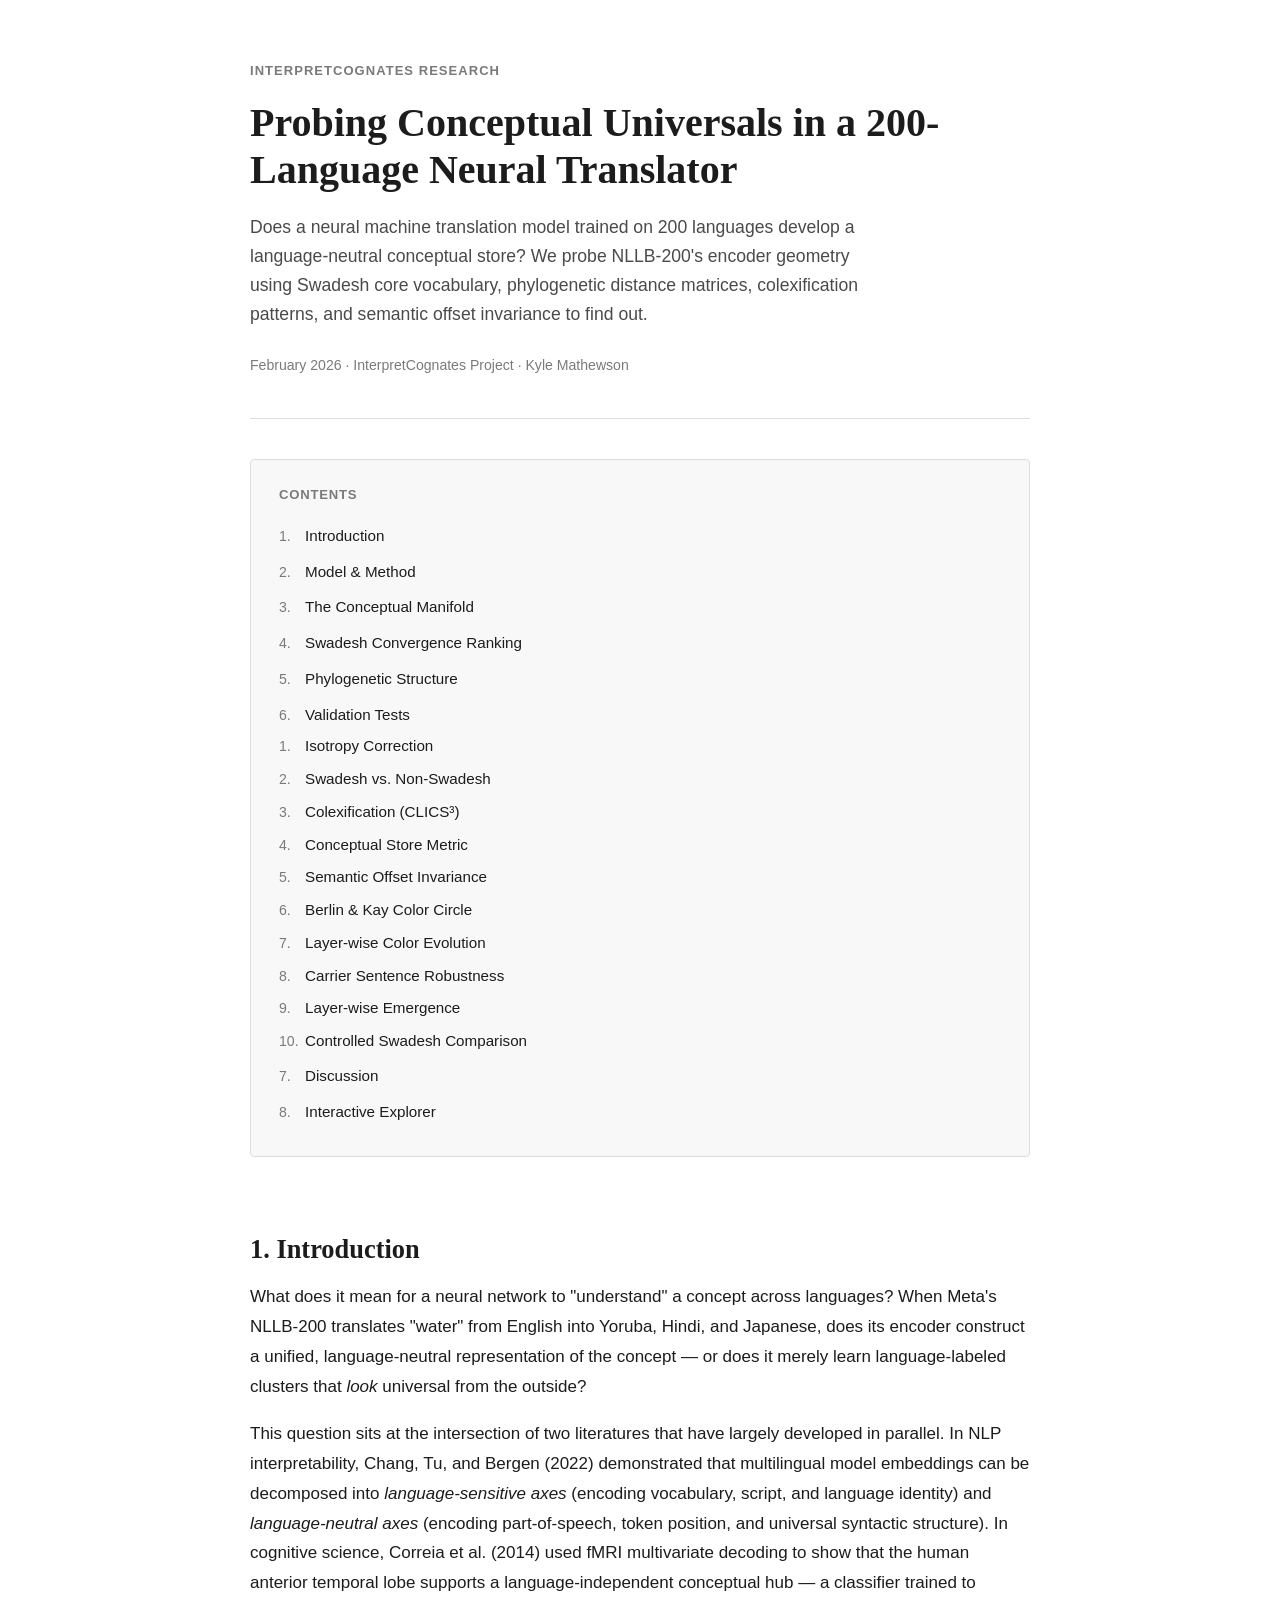
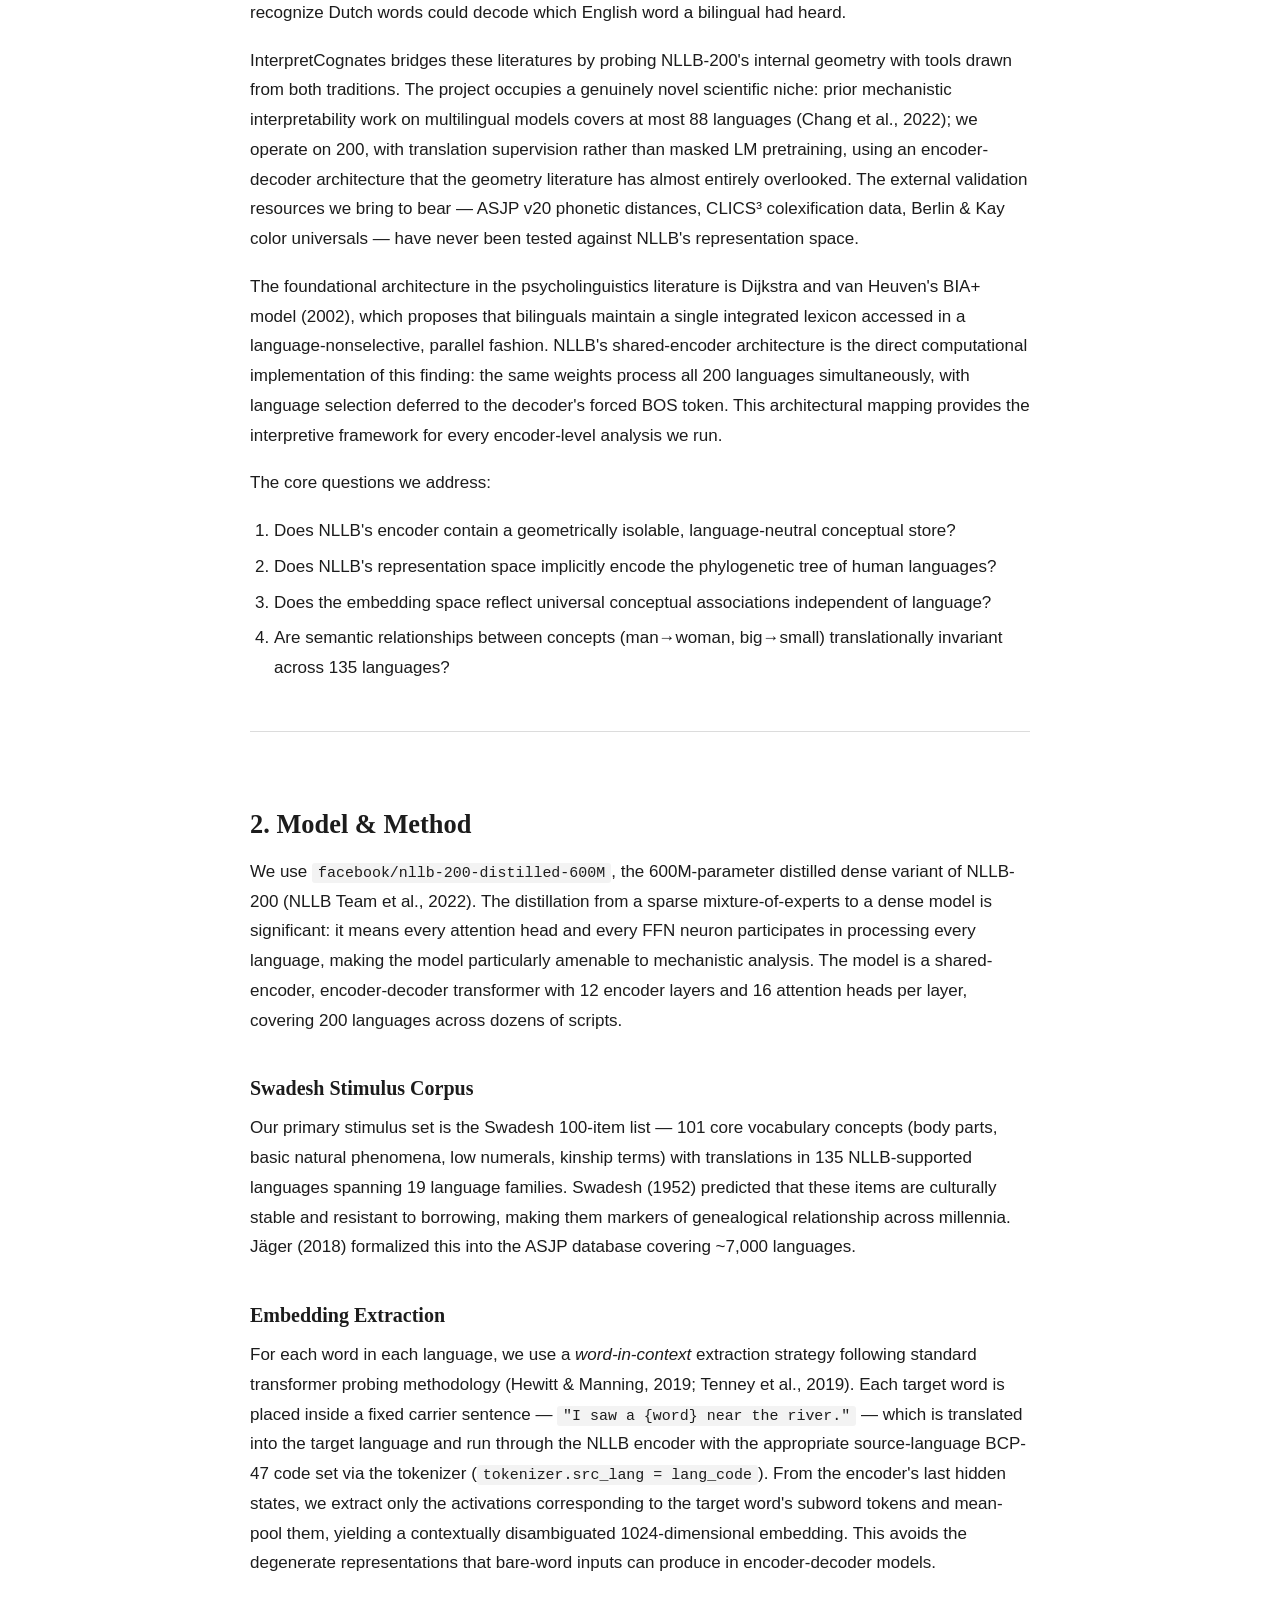
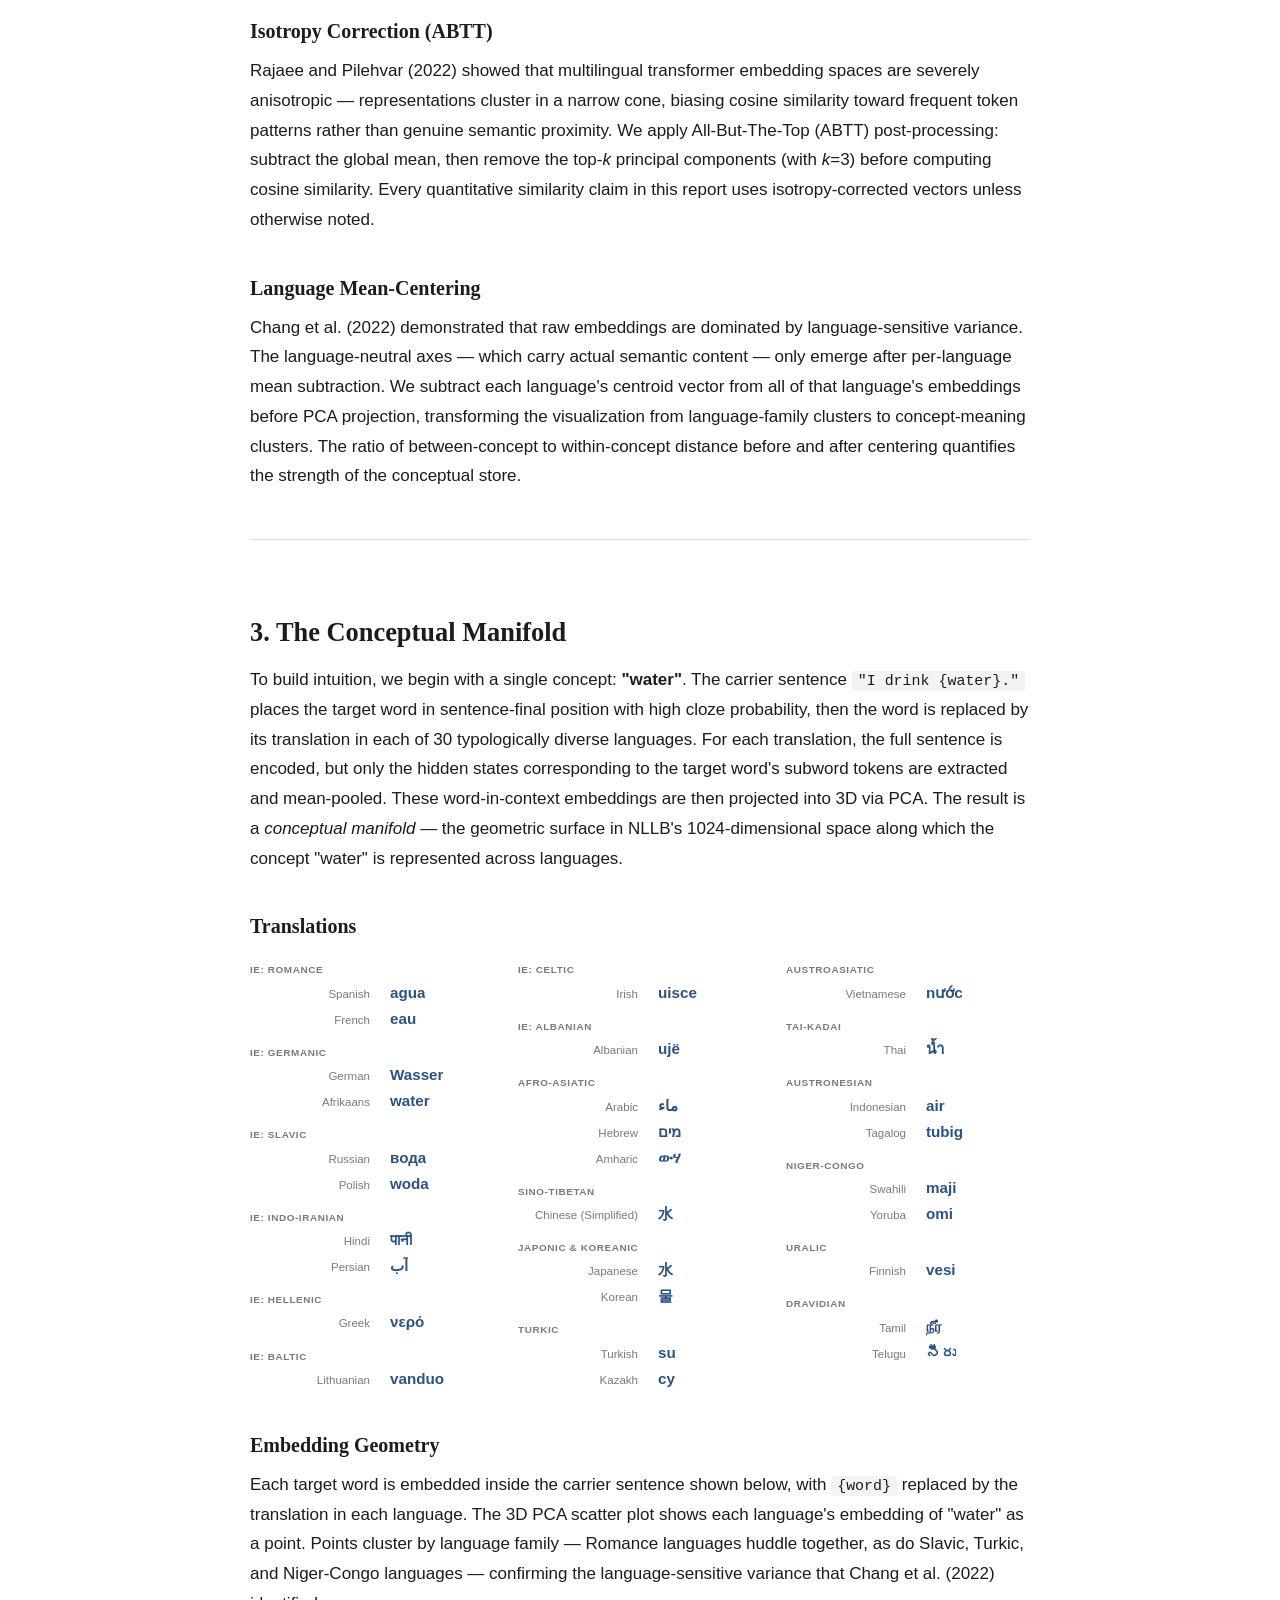
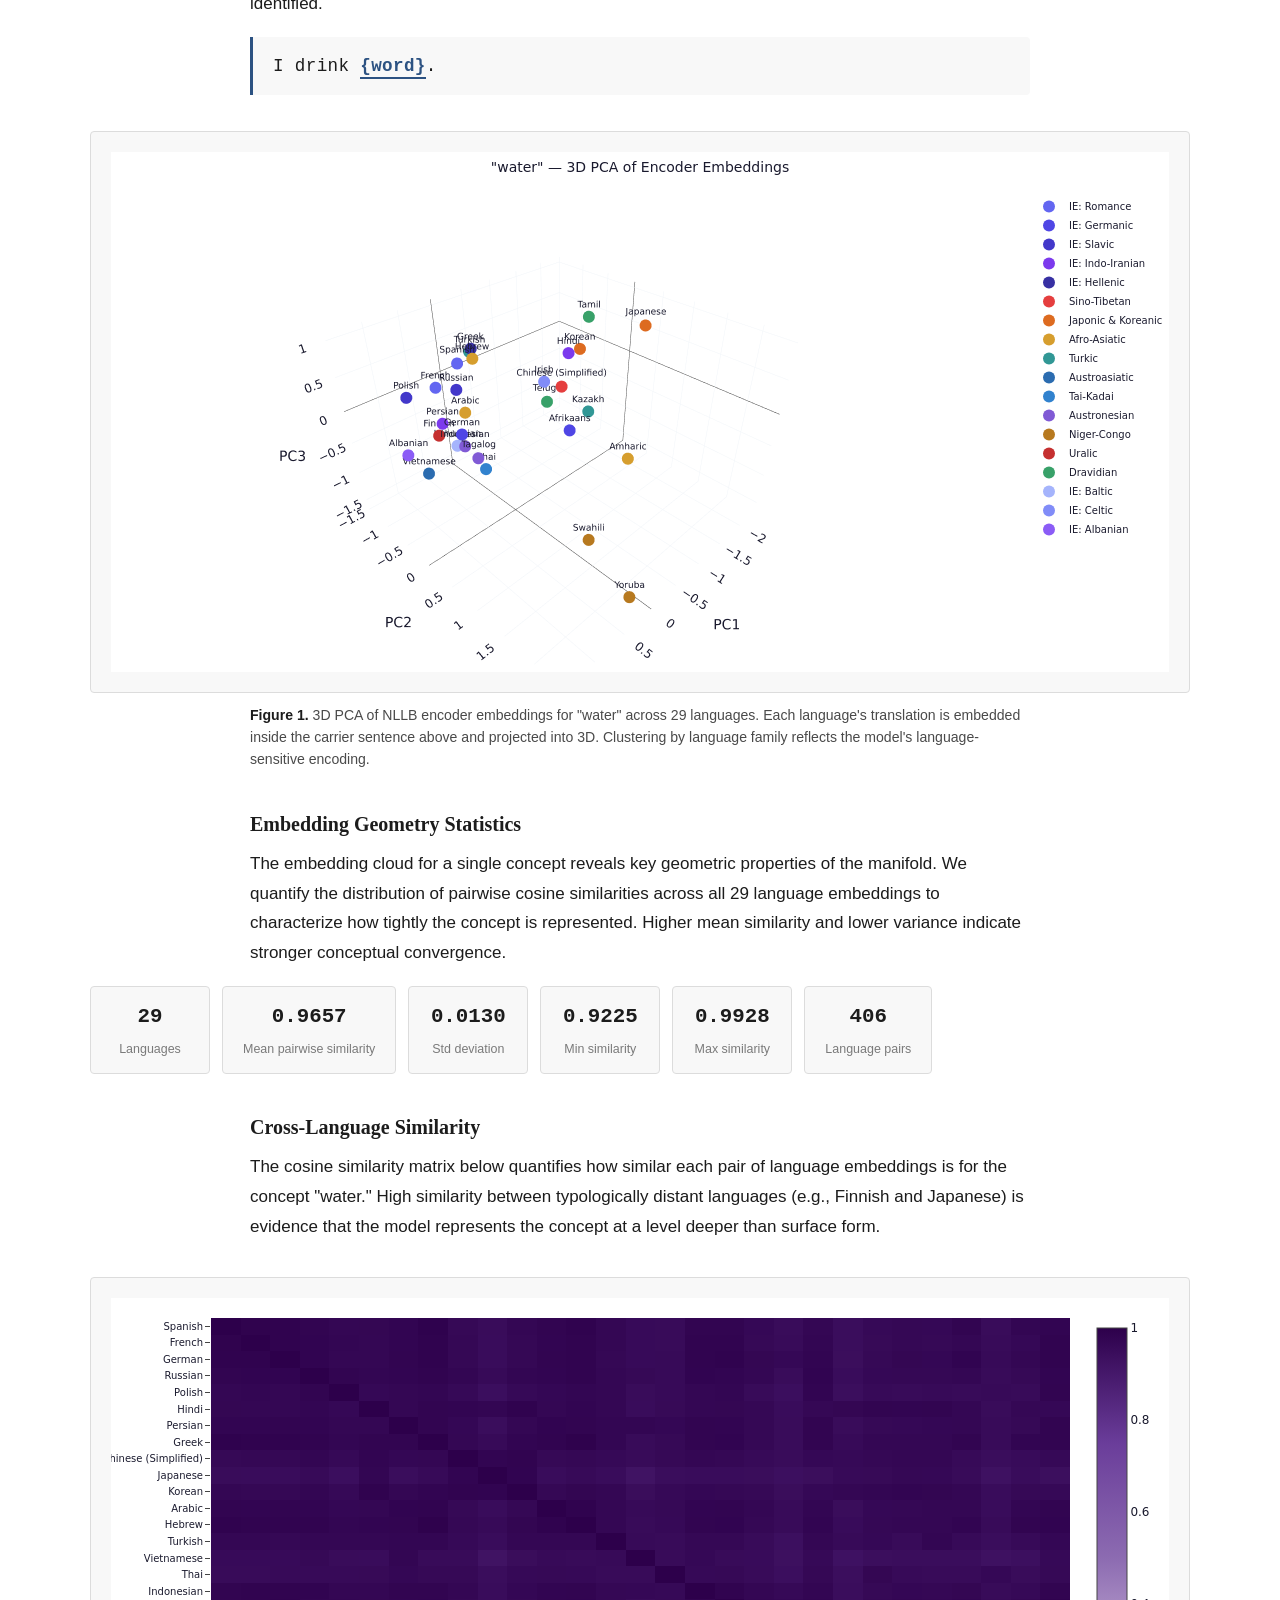
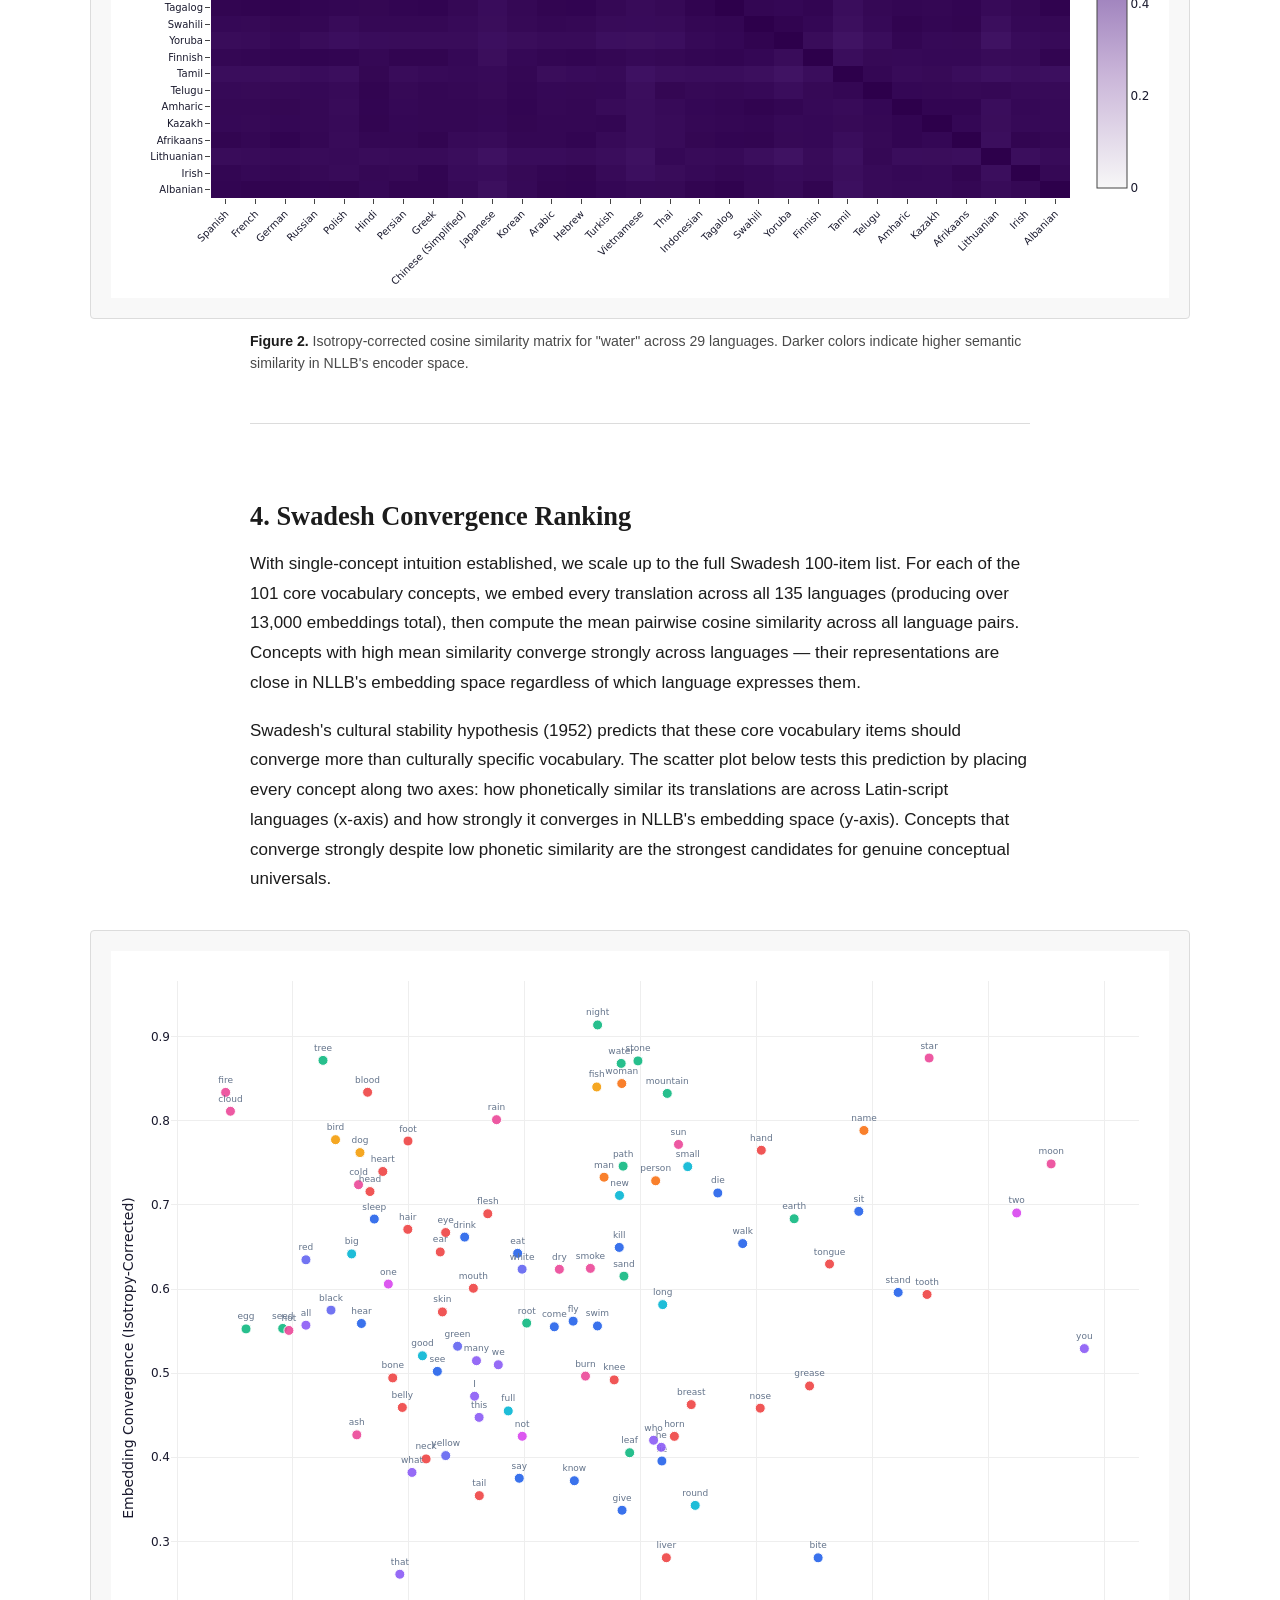
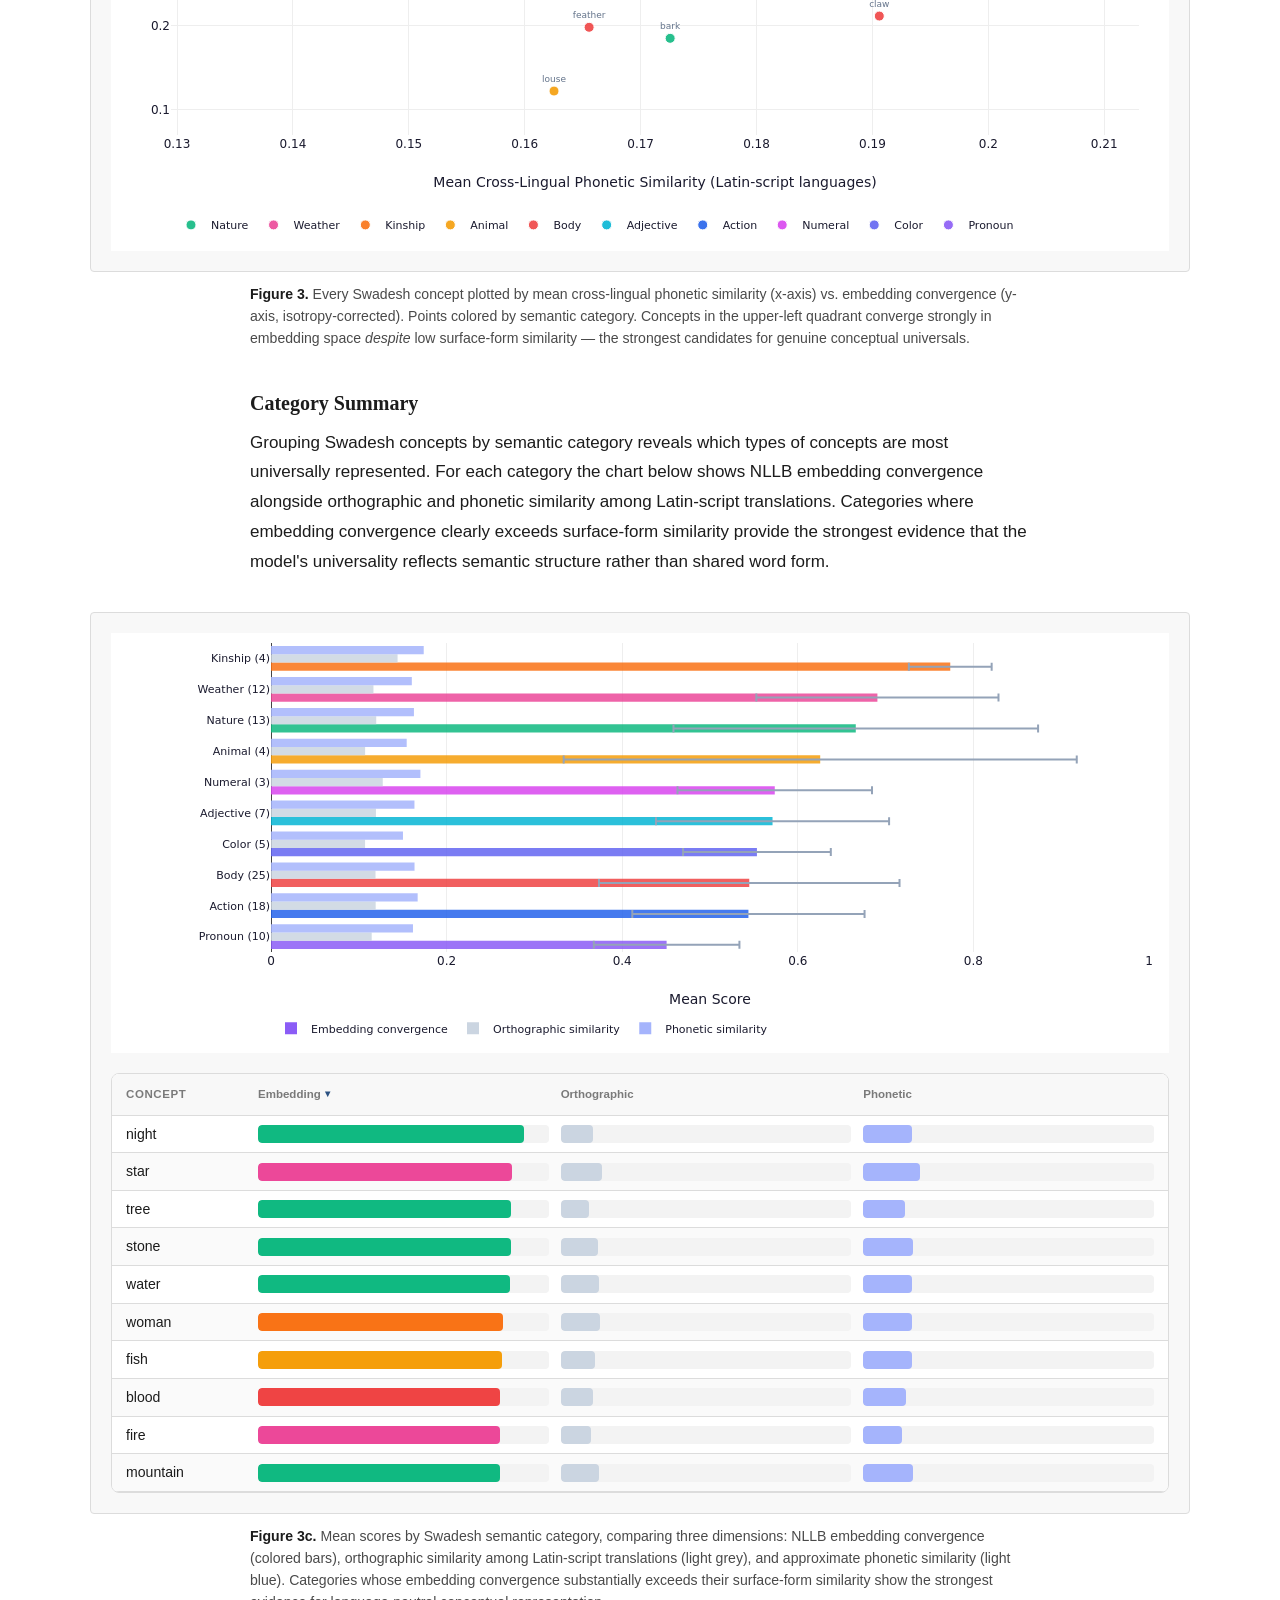
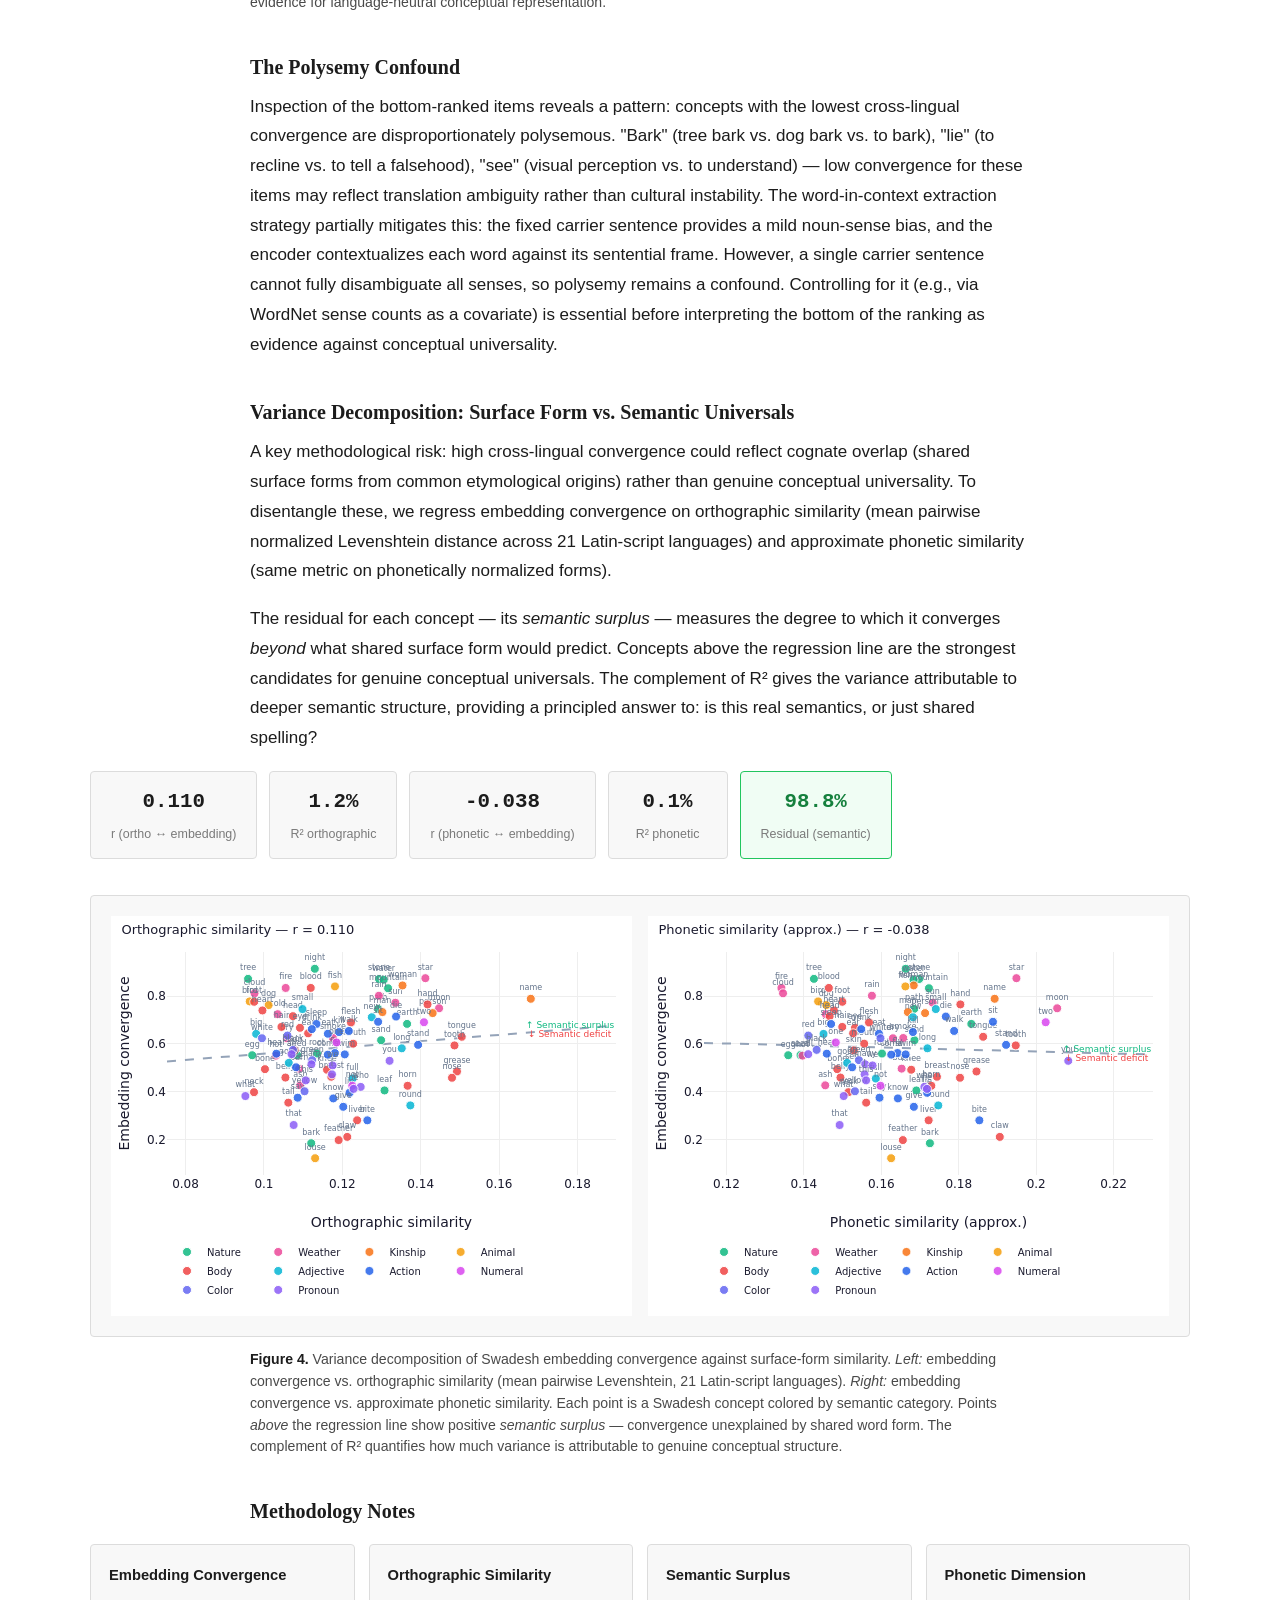
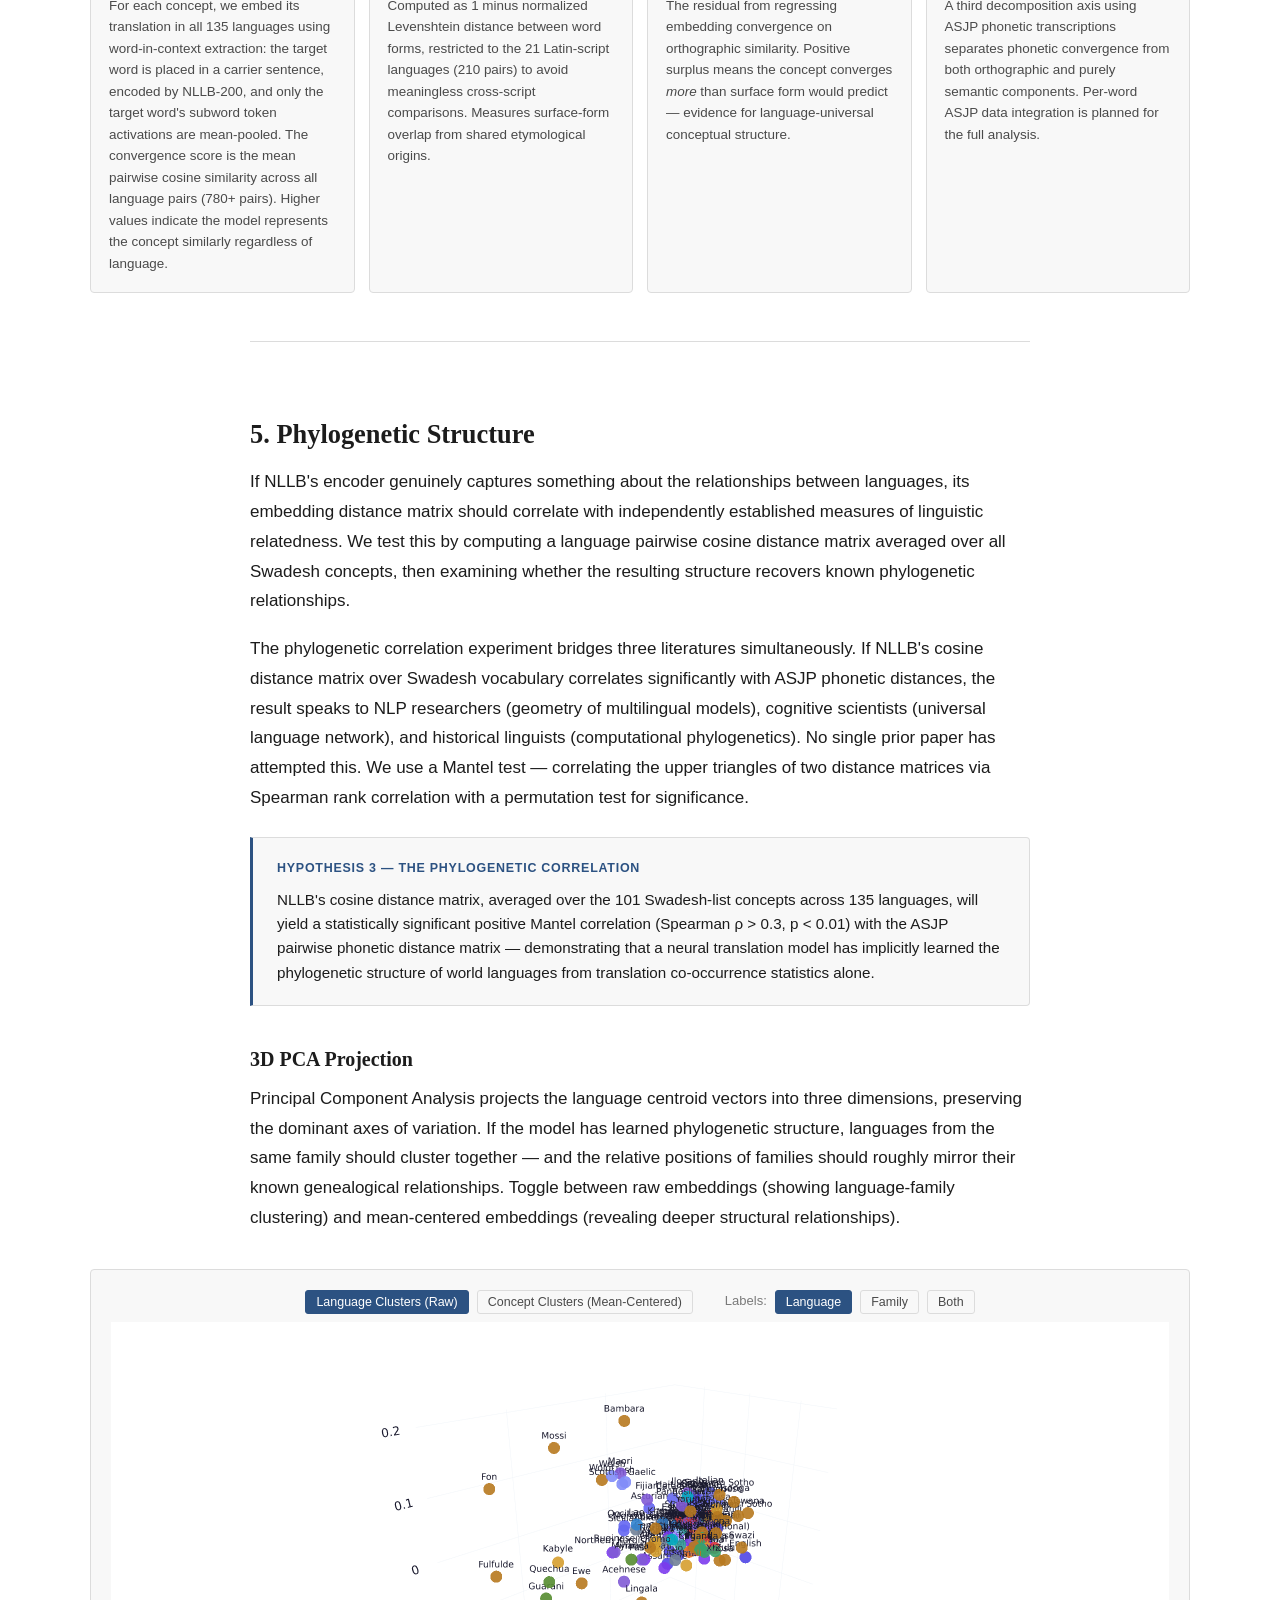
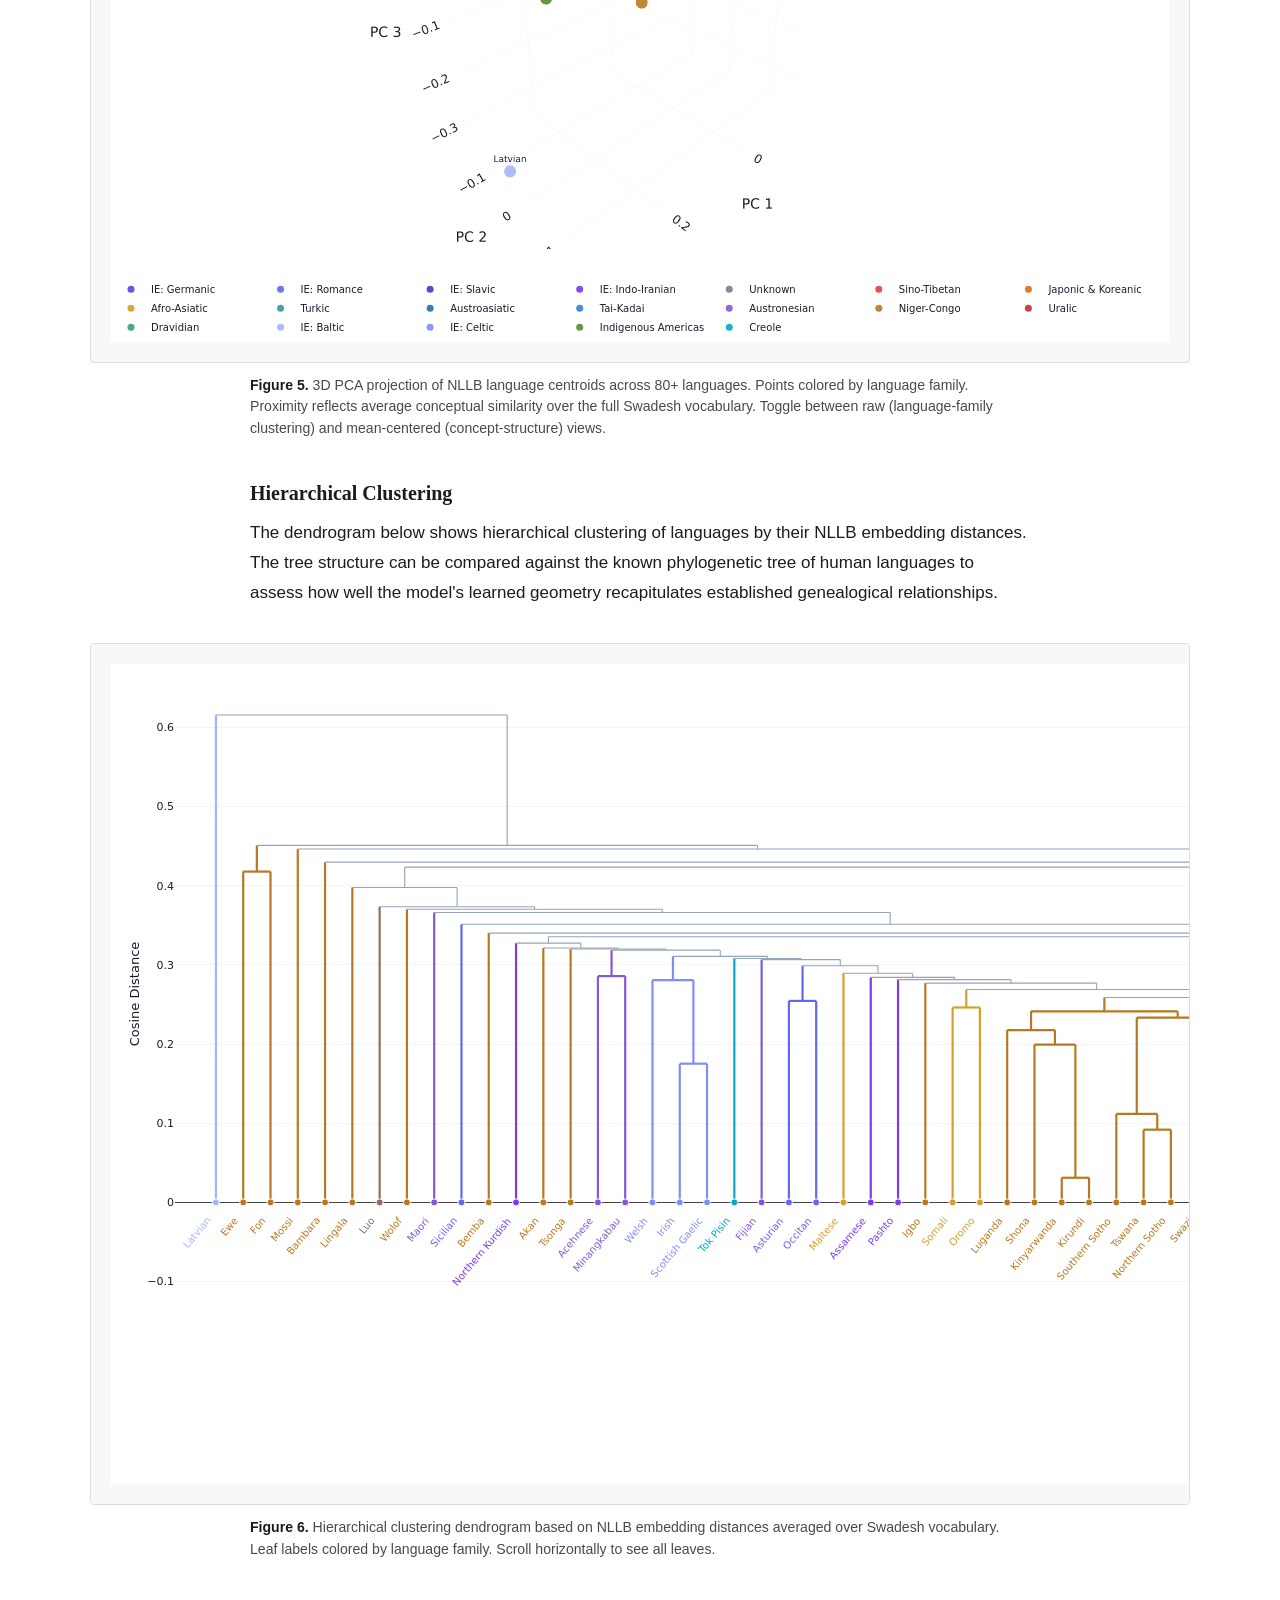
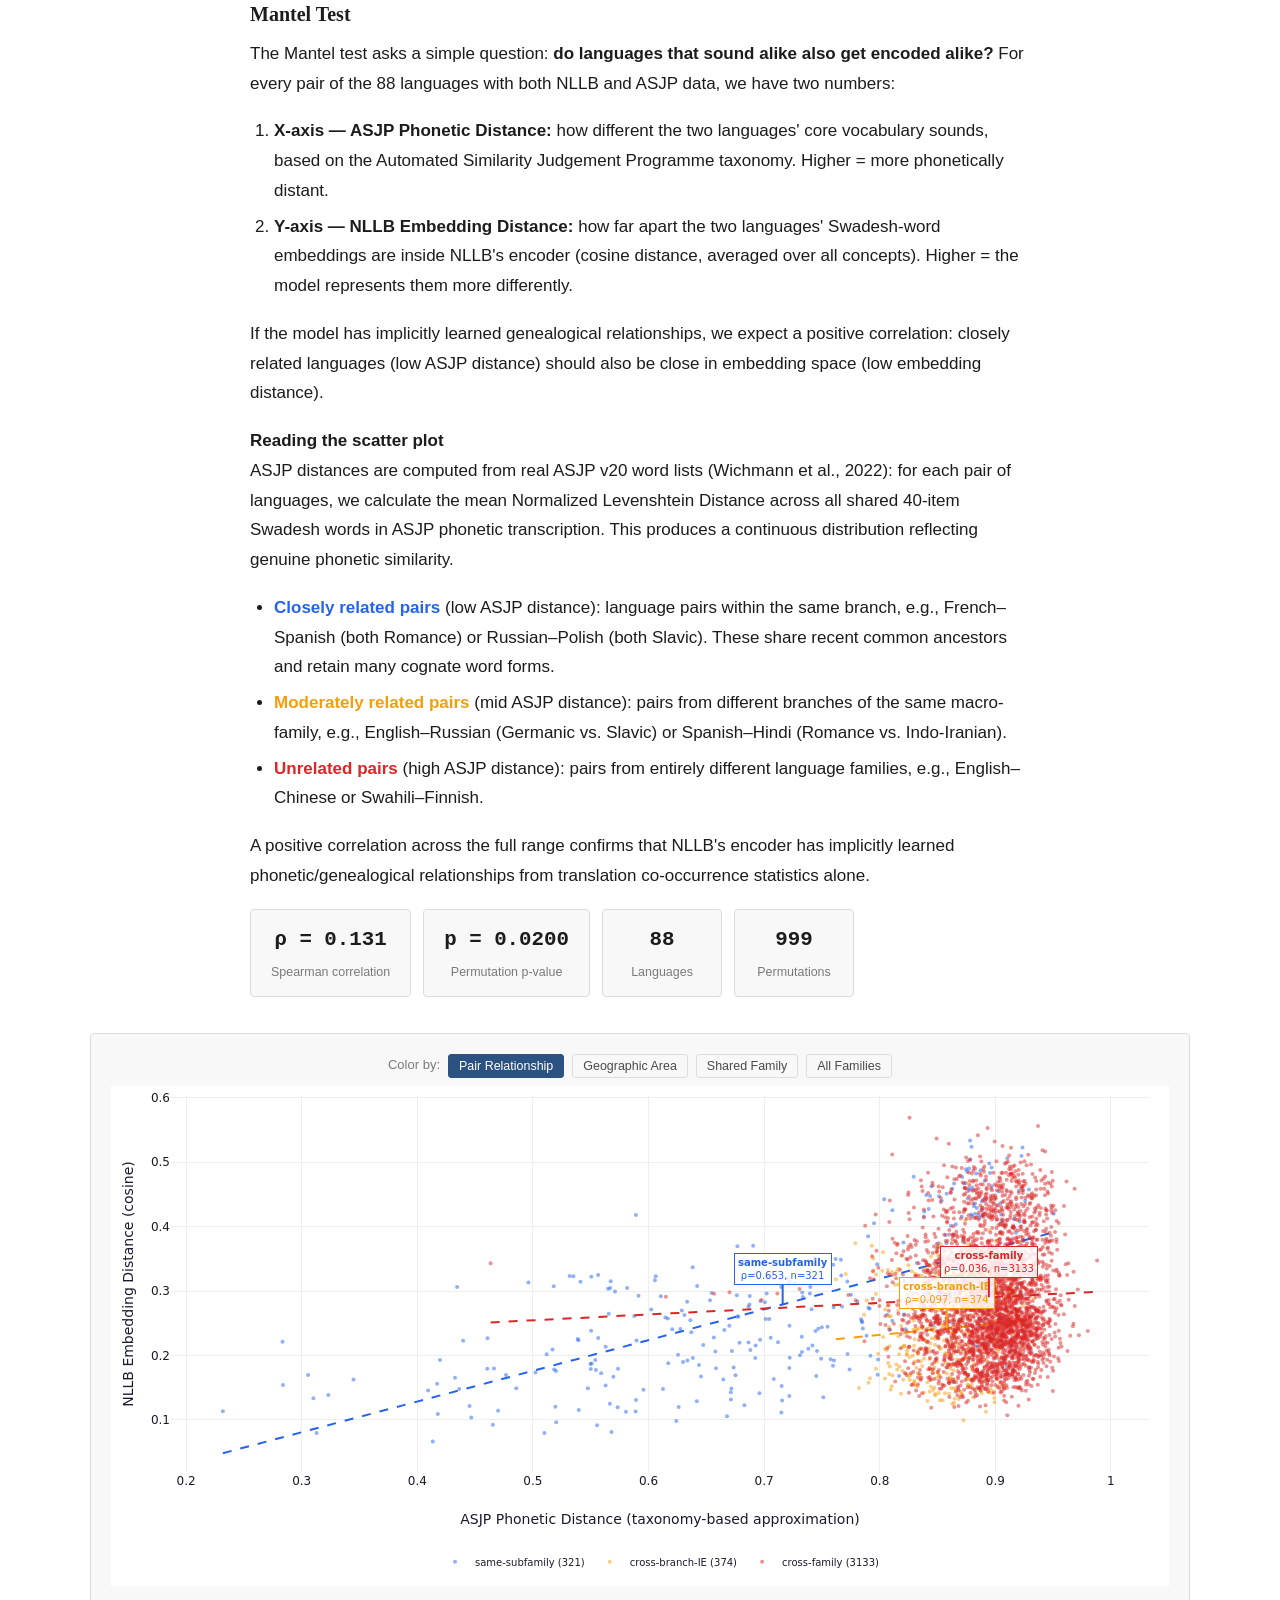
<file: DANE-globe_graph/InterpretCognates/docs/index.html>
<!doctype html>
<html lang="en">
<head>
  <meta charset="UTF-8" />
  <meta name="viewport" content="width=device-width, initial-scale=1.0" />
  <title>InterpretCognates — Probing Conceptual Universals in a 200-Language Neural Translator</title>
  <link rel="stylesheet" href="blog.css" />
  <script src="https://cdn.plot.ly/plotly-2.35.2.min.js"></script>
</head>
<body>
<article class="article">

  <!-- ════════════════════════════════════════════════════════════ -->
  <!-- HEADER                                                      -->
  <!-- ════════════════════════════════════════════════════════════ -->
  <header class="article-header">
    <div class="overline">InterpretCognates Research</div>
    <h1>Probing Conceptual Universals in a 200-Language Neural Translator</h1>
    <p class="subtitle">
      Does a neural machine translation model trained on 200 languages develop a
      language-neutral conceptual store? We probe NLLB-200's encoder geometry using
      Swadesh core vocabulary, phylogenetic distance matrices, colexification patterns,
      and semantic offset invariance to find out.
    </p>
    <p class="meta">February 2026 &middot; InterpretCognates Project &middot; Kyle Mathewson</p>
  </header>

  <!-- ════════════════════════════════════════════════════════════ -->
  <!-- TABLE OF CONTENTS                                           -->
  <!-- ════════════════════════════════════════════════════════════ -->
  <nav class="toc">
    <h2>Contents</h2>
    <ol>
      <li><a href="#introduction">Introduction</a></li>
      <li><a href="#model-method">Model &amp; Method</a></li>
      <li><a href="#conceptual-manifold">The Conceptual Manifold</a></li>
      <li><a href="#swadesh-convergence">Swadesh Convergence Ranking</a></li>
      <li><a href="#phylogenetic">Phylogenetic Structure</a></li>
      <li><a href="#validation">Validation Tests</a>
        <ol style="margin-top:4px;font-size:0.9em">
          <li><a href="#val-isotropy">Isotropy Correction</a></li>
          <li><a href="#val-comparison">Swadesh vs. Non-Swadesh</a></li>
          <li><a href="#val-colexification">Colexification (CLICS&sup3;)</a></li>
          <li><a href="#val-conceptual-store">Conceptual Store Metric</a></li>
          <li><a href="#val-offset">Semantic Offset Invariance</a></li>
          <li><a href="#val-color">Berlin &amp; Kay Color Circle</a></li>
          <li><a href="#val-color-layers">Layer-wise Color Evolution</a></li>
          <li><a href="#val-carrier">Carrier Sentence Robustness</a></li>
          <li><a href="#val-layerwise">Layer-wise Emergence</a></li>
          <li><a href="#val-controlled">Controlled Swadesh Comparison</a></li>
        </ol>
      </li>
      <li><a href="#discussion">Discussion</a></li>
      <li><a href="#explorer">Interactive Explorer</a></li>
    </ol>
  </nav>

  <!-- ════════════════════════════════════════════════════════════ -->
  <!-- 1. INTRODUCTION                                             -->
  <!-- ════════════════════════════════════════════════════════════ -->
  <section class="prose" id="introduction">
    <h2>1. Introduction</h2>

    <p>
      What does it mean for a neural network to "understand" a concept across languages?
      When Meta's NLLB-200 translates "water" from English into Yoruba, Hindi, and Japanese,
      does its encoder construct a unified, language-neutral representation of the concept &mdash;
      or does it merely learn language-labeled clusters that <em>look</em> universal from the outside?
    </p>

    <p>
      This question sits at the intersection of two literatures that have largely developed in parallel.
      In NLP interpretability, Chang, Tu, and Bergen (2022) demonstrated that multilingual model embeddings
      can be decomposed into <em>language-sensitive axes</em> (encoding vocabulary, script, and language identity)
      and <em>language-neutral axes</em> (encoding part-of-speech, token position, and universal syntactic structure).
      In cognitive science, Correia et al. (2014) used fMRI multivariate decoding to show that the human
      anterior temporal lobe supports a language-independent conceptual hub &mdash; a classifier trained
      to recognize Dutch words could decode which English word a bilingual had heard.
    </p>

    <p>
      InterpretCognates bridges these literatures by probing NLLB-200's internal geometry with tools
      drawn from both traditions. The project occupies a genuinely novel scientific niche: prior
      mechanistic interpretability work on multilingual models covers at most 88 languages (Chang et al., 2022);
      we operate on 200, with translation supervision rather than masked LM pretraining, using an
      encoder-decoder architecture that the geometry literature has almost entirely overlooked. The
      external validation resources we bring to bear &mdash; ASJP v20 phonetic distances, CLICS&sup3;
      colexification data, Berlin &amp; Kay color universals &mdash; have never been tested against
      NLLB's representation space.
    </p>

    <p>
      The foundational architecture in the psycholinguistics literature is Dijkstra and van Heuven's
      BIA+ model (2002), which proposes that bilinguals maintain a single integrated lexicon accessed
      in a language-nonselective, parallel fashion. NLLB's shared-encoder architecture is the direct
      computational implementation of this finding: the same weights process all 200 languages
      simultaneously, with language selection deferred to the decoder's forced BOS token. This
      architectural mapping provides the interpretive framework for every encoder-level analysis we run.
    </p>

    <p>The core questions we address:</p>
    <ol>
      <li>Does NLLB's encoder contain a geometrically isolable, language-neutral conceptual store?</li>
      <li>Does NLLB's representation space implicitly encode the phylogenetic tree of human languages?</li>
      <li>Does the embedding space reflect universal conceptual associations independent of language?</li>
      <li>Are semantic relationships between concepts (man&rarr;woman, big&rarr;small) translationally invariant across 135 languages?</li>
    </ol>
  </section>

  <hr class="section-divider" />

  <!-- ════════════════════════════════════════════════════════════ -->
  <!-- 2. MODEL & METHOD                                           -->
  <!-- ════════════════════════════════════════════════════════════ -->
  <section class="prose" id="model-method">
    <h2>2. Model &amp; Method</h2>

    <p>
      We use <code>facebook/nllb-200-distilled-600M</code>, the 600M-parameter distilled dense variant of NLLB-200
      (NLLB Team et al., 2022). The distillation from a sparse mixture-of-experts to a dense model is significant:
      it means every attention head and every FFN neuron participates in processing every language, making the model
      particularly amenable to mechanistic analysis. The model is a shared-encoder, encoder-decoder transformer
      with 12 encoder layers and 16 attention heads per layer, covering 200 languages across dozens of scripts.
    </p>

    <h3>Swadesh Stimulus Corpus</h3>
    <p>
      Our primary stimulus set is the Swadesh 100-item list &mdash; 101 core vocabulary concepts
      (body parts, basic natural phenomena, low numerals, kinship terms) with translations in 135
      NLLB-supported languages spanning 19 language families. Swadesh (1952) predicted that these
      items are culturally stable and resistant to borrowing, making them markers of genealogical
      relationship across millennia. J&auml;ger (2018) formalized this into the ASJP database
      covering ~7,000 languages.
    </p>

    <h3>Embedding Extraction</h3>
    <p>
      For each word in each language, we use a <em>word-in-context</em> extraction strategy
      following standard transformer probing methodology (Hewitt &amp; Manning, 2019; Tenney et al., 2019).
      Each target word is placed inside a fixed carrier sentence &mdash;
      <code>"I saw a {word} near the river."</code> &mdash; which is translated into the target language
      and run through the NLLB encoder with the appropriate source-language BCP-47 code set
      via the tokenizer (<code>tokenizer.src_lang = lang_code</code>). From the encoder's last hidden
      states, we extract only the activations corresponding to the target word's subword tokens and
      mean-pool them, yielding a contextually disambiguated 1024-dimensional embedding. This avoids
      the degenerate representations that bare-word inputs can produce in encoder-decoder models.
    </p>

    <h3>Isotropy Correction (ABTT)</h3>
    <p>
      Rajaee and Pilehvar (2022) showed that multilingual transformer embedding spaces are severely
      anisotropic &mdash; representations cluster in a narrow cone, biasing cosine similarity toward
      frequent token patterns rather than genuine semantic proximity. We apply All-But-The-Top (ABTT)
      post-processing: subtract the global mean, then remove the top-<em>k</em> principal components
      (with <em>k</em>=3) before computing cosine similarity. Every quantitative similarity claim
      in this report uses isotropy-corrected vectors unless otherwise noted.
    </p>

    <h3>Language Mean-Centering</h3>
    <p>
      Chang et al. (2022) demonstrated that raw embeddings are dominated by language-sensitive variance.
      The language-neutral axes &mdash; which carry actual semantic content &mdash; only emerge after
      per-language mean subtraction. We subtract each language's centroid vector from all of that
      language's embeddings before PCA projection, transforming the visualization from language-family
      clusters to concept-meaning clusters. The ratio of between-concept to within-concept distance
      before and after centering quantifies the strength of the conceptual store.
    </p>
  </section>

  <hr class="section-divider" />

  <!-- ════════════════════════════════════════════════════════════ -->
  <!-- 3. THE CONCEPTUAL MANIFOLD                                  -->
  <!-- ════════════════════════════════════════════════════════════ -->
  <section class="prose" id="conceptual-manifold">
    <h2>3. The Conceptual Manifold</h2>

    <p>
      To build intuition, we begin with a single concept: <strong>"water"</strong>. The carrier
      sentence <code>"I drink {water}."</code> places the target word in sentence-final position
      with high cloze probability, then the word is replaced by its translation in each of 30
      typologically diverse languages. For each translation, the full sentence is encoded, but
      only the hidden states corresponding to the target word's subword tokens are extracted and
      mean-pooled. These word-in-context embeddings are then projected into 3D via PCA. The result
      is a <em>conceptual manifold</em> &mdash; the geometric surface in NLLB's 1024-dimensional
      space along which the concept "water" is represented across languages.
    </p>

    <h3>Translations</h3>
    <div id="sampleTranslations" class="translation-grid">
      <div class="loading-placeholder"><span class="spinner"></span> Loading pre-computed data&hellip;</div>
    </div>

    <h3>Embedding Geometry</h3>
    <p>
      Each target word is embedded inside the carrier sentence shown below, with
      <code>{word}</code> replaced by the translation in each language.
      The 3D PCA scatter plot shows each language's embedding of "water" as a point.
      Points cluster by language family &mdash; Romance languages huddle together, as do
      Slavic, Turkic, and Niger-Congo languages &mdash; confirming the language-sensitive
      variance that Chang et al. (2022) identified.
    </p>
    <div id="carrierSentence" class="carrier-sentence"></div>
  </section>

  <div class="figure">
    <div class="figure-inner">
      <div id="scatterRaw" class="chart">
        <div class="loading-placeholder"><span class="spinner"></span> Loading&hellip;</div>
      </div>
    </div>
    <p class="figure-caption">
      <strong>Figure 1.</strong> 3D PCA of NLLB encoder embeddings for "water" across 29 languages.
      Each language's translation is embedded inside the carrier sentence above and projected into 3D.
      Clustering by language family reflects the model's language-sensitive encoding.
    </p>
  </div>

  <section class="prose">
    <h3>Embedding Geometry Statistics</h3>
    <p>
      The embedding cloud for a single concept reveals key geometric properties of the manifold.
      We quantify the distribution of pairwise cosine similarities across all 29 language embeddings
      to characterize how tightly the concept is represented. Higher mean similarity and lower
      variance indicate stronger conceptual convergence.
    </p>
  </section>

  <div id="manifoldStats" class="stat-row" style="max-width:var(--figure-col);margin:8px auto 24px">
    <div class="loading-placeholder" style="min-height:auto;padding:12px"><span class="spinner"></span> Loading&hellip;</div>
  </div>

  <section class="prose">
    <h3>Cross-Language Similarity</h3>
    <p>
      The cosine similarity matrix below quantifies how similar each pair of language embeddings
      is for the concept "water." High similarity between typologically distant languages (e.g.,
      Finnish and Japanese) is evidence that the model represents the concept at a level deeper
      than surface form.
    </p>
  </section>

  <div class="figure">
    <div class="figure-inner">
      <div id="similarityHeatmap" class="chart">
        <div class="loading-placeholder"><span class="spinner"></span> Loading&hellip;</div>
      </div>
    </div>
    <p class="figure-caption">
      <strong>Figure 2.</strong> Isotropy-corrected cosine similarity matrix for "water" across 29 languages.
      Darker colors indicate higher semantic similarity in NLLB's encoder space.
    </p>
  </div>

  <hr class="section-divider" />

  <!-- ════════════════════════════════════════════════════════════ -->
  <!-- 4. SWADESH CONVERGENCE RANKING                              -->
  <!-- ════════════════════════════════════════════════════════════ -->
  <section class="prose" id="swadesh-convergence">
    <h2>4. Swadesh Convergence Ranking</h2>

    <p>
      With single-concept intuition established, we scale up to the full Swadesh 100-item list.
      For each of the 101 core vocabulary concepts, we embed every translation across all 135
      languages (producing over 13,000 embeddings total), then compute the mean pairwise cosine similarity
      across all language pairs. Concepts with high mean similarity converge strongly across
      languages &mdash; their representations are close in NLLB's embedding space regardless of
      which language expresses them.
    </p>

    <p>
      Swadesh's cultural stability hypothesis (1952) predicts that these core vocabulary items
      should converge more than culturally specific vocabulary. The scatter plot below tests this
      prediction by placing every concept along two axes: how phonetically similar its translations
      are across Latin-script languages (x-axis) and how strongly it converges in NLLB's embedding
      space (y-axis). Concepts that converge strongly despite low phonetic similarity are the
      strongest candidates for genuine conceptual universals.
    </p>
  </section>

  <div class="figure">
    <div class="figure-inner convergence-scatter-outer">
      <div id="convergenceScatter" class="chart convergence-scatter-chart">
        <div class="loading-placeholder"><span class="spinner"></span> Loading&hellip;</div>
      </div>
    </div>
    <p class="figure-caption">
      <strong>Figure 3.</strong> Every Swadesh concept plotted by mean cross-lingual phonetic
      similarity (x-axis) vs. embedding convergence (y-axis, isotropy-corrected).
      Points colored by semantic category. Concepts in the upper-left quadrant converge
      strongly in embedding space <em>despite</em> low surface-form similarity &mdash; the
      strongest candidates for genuine conceptual universals.
    </p>
  </div>

  <section class="prose">
    <h3>Category Summary</h3>
    <p>
      Grouping Swadesh concepts by semantic category reveals which types of concepts
      are most universally represented. For each category the chart below shows NLLB
      embedding convergence alongside orthographic and phonetic similarity among Latin-script
      translations. Categories where embedding convergence clearly exceeds surface-form
      similarity provide the strongest evidence that the model's universality reflects
      semantic structure rather than shared word form.
    </p>
  </section>

  <div class="figure">
    <div class="figure-inner">
      <div id="categorySummary" class="chart chart-medium">
        <div class="loading-placeholder"><span class="spinner"></span> Loading&hellip;</div>
      </div>
      <div id="categorySummaryAllItems" class="figure-3c-scroll" aria-label="All tested items">
        <div class="loading-placeholder"><span class="spinner"></span> Loading&hellip;</div>
      </div>
    </div>
    <p class="figure-caption">
      <strong>Figure 3c.</strong> Mean scores by Swadesh semantic category, comparing three
      dimensions: NLLB embedding convergence (colored bars), orthographic similarity among
      Latin-script translations (light grey), and approximate phonetic similarity (light blue).
      Categories whose embedding convergence substantially exceeds their surface-form similarity
      show the strongest evidence for language-neutral conceptual representation.
    </p>
  </div>

  <section class="prose">
    <h3>The Polysemy Confound</h3>
    <p>
      Inspection of the bottom-ranked items reveals a pattern: concepts with the lowest cross-lingual
      convergence are disproportionately polysemous. "Bark" (tree bark vs. dog bark vs. to bark),
      "lie" (to recline vs. to tell a falsehood), "see" (visual perception vs. to understand) &mdash;
      low convergence for these items may reflect translation ambiguity rather than cultural instability.
      The word-in-context extraction strategy partially mitigates this: the fixed carrier sentence
      provides a mild noun-sense bias, and the encoder contextualizes each word against its sentential
      frame. However, a single carrier sentence cannot fully disambiguate all senses, so polysemy
      remains a confound. Controlling for it (e.g., via WordNet sense counts as a covariate) is
      essential before interpreting the bottom of the ranking as evidence against conceptual universality.
    </p>

    <h3>Variance Decomposition: Surface Form vs. Semantic Universals</h3>
    <p>
      A key methodological risk: high cross-lingual convergence could reflect cognate overlap
      (shared surface forms from common etymological origins) rather than genuine conceptual
      universality. To disentangle these, we regress embedding convergence on orthographic
      similarity (mean pairwise normalized Levenshtein distance across 21 Latin-script languages)
      and approximate phonetic similarity (same metric on phonetically normalized forms).
    </p>
    <p>
      The residual for each concept &mdash; its <em>semantic surplus</em> &mdash; measures
      the degree to which it converges <em>beyond</em> what shared surface form would predict.
      Concepts above the regression line are the strongest candidates for genuine conceptual
      universals. The complement of R&sup2; gives the variance attributable to deeper semantic
      structure, providing a principled answer to: is this real semantics, or just shared spelling?
    </p>
  </section>

  <div id="decompStats" class="stat-row" style="max-width:var(--figure-col);margin:8px auto 24px">
    <div class="loading-placeholder" style="min-height:auto;padding:12px"><span class="spinner"></span> Loading&hellip;</div>
  </div>

  <div class="figure">
    <div class="figure-inner figure-row">
      <div id="decompScatterOrtho" class="chart chart-short">
        <div class="loading-placeholder"><span class="spinner"></span> Loading&hellip;</div>
      </div>
      <div id="decompScatterPhon" class="chart chart-short">
        <div class="loading-placeholder"><span class="spinner"></span> Loading&hellip;</div>
      </div>
    </div>
    <p class="figure-caption">
      <strong>Figure 4.</strong> Variance decomposition of Swadesh embedding convergence against
      surface-form similarity. <em>Left:</em> embedding convergence vs. orthographic similarity
      (mean pairwise Levenshtein, 21 Latin-script languages). <em>Right:</em> embedding convergence
      vs. approximate phonetic similarity. Each point is a Swadesh concept colored by semantic
      category. Points <em>above</em> the regression line show positive <em>semantic surplus</em>
      &mdash; convergence unexplained by shared word form. The complement of R&sup2; quantifies
      how much variance is attributable to genuine conceptual structure.
    </p>
  </div>

  <section class="prose">
    <h3>Methodology Notes</h3>
  </section>
  <div class="method-grid">
    <div class="method-card">
      <h4>Embedding Convergence</h4>
      <p>
        For each concept, we embed its translation in all 135 languages using word-in-context
        extraction: the target word is placed in a carrier sentence, encoded by NLLB-200, and
        only the target word's subword token activations are mean-pooled. The convergence score
        is the mean pairwise cosine similarity across all language pairs (780+ pairs). Higher
        values indicate the model represents the concept similarly regardless of language.
      </p>
    </div>
    <div class="method-card">
      <h4>Orthographic Similarity</h4>
      <p>
        Computed as 1 minus normalized Levenshtein distance between word forms, restricted to
        the 21 Latin-script languages (210 pairs) to avoid meaningless cross-script comparisons.
        Measures surface-form overlap from shared etymological origins.
      </p>
    </div>
    <div class="method-card">
      <h4>Semantic Surplus</h4>
      <p>
        The residual from regressing embedding convergence on orthographic similarity. Positive
        surplus means the concept converges <em>more</em> than surface form would predict &mdash;
        evidence for language-universal conceptual structure.
      </p>
    </div>
    <div class="method-card">
      <h4>Phonetic Dimension</h4>
      <p>
        A third decomposition axis using ASJP phonetic transcriptions separates phonetic
        convergence from both orthographic and purely semantic components. Per-word ASJP data
        integration is planned for the full analysis.
      </p>
    </div>
  </div>

  <hr class="section-divider" />

  <!-- ════════════════════════════════════════════════════════════ -->
  <!-- 5. PHYLOGENETIC STRUCTURE                                   -->
  <!-- ════════════════════════════════════════════════════════════ -->
  <section class="prose" id="phylogenetic">
    <h2>5. Phylogenetic Structure</h2>

    <p>
      If NLLB's encoder genuinely captures something about the relationships between languages,
      its embedding distance matrix should correlate with independently established measures
      of linguistic relatedness.       We test this by computing a language pairwise
      cosine distance matrix averaged over all Swadesh concepts, then examining whether the
      resulting structure recovers known phylogenetic relationships.
    </p>

    <p>
      The phylogenetic correlation experiment bridges three literatures simultaneously. If
      NLLB's cosine distance matrix over Swadesh vocabulary correlates significantly with
      ASJP phonetic distances, the result speaks to NLP researchers (geometry of multilingual
      models), cognitive scientists (universal language network), and historical linguists
      (computational phylogenetics). No single prior paper has attempted this. We use a
      Mantel test &mdash; correlating the upper triangles of two distance matrices via
      Spearman rank correlation with a permutation test for significance.
    </p>

    <div class="hypothesis-box">
      <div class="hypothesis-label">Hypothesis 3 &mdash; The Phylogenetic Correlation</div>
      <p>
        NLLB's cosine distance matrix, averaged over the 101 Swadesh-list concepts across 135
        languages, will yield a statistically significant positive Mantel correlation (Spearman
        &rho; &gt; 0.3, p &lt; 0.01) with the ASJP pairwise phonetic distance matrix &mdash;
        demonstrating that a neural translation model has implicitly learned the phylogenetic
        structure of world languages from translation co-occurrence statistics alone.
      </p>
    </div>

    <h3>3D PCA Projection</h3>
    <p>
      Principal Component Analysis projects the language centroid vectors into three dimensions,
      preserving the dominant axes of variation. If the model has learned phylogenetic
      structure, languages from the same family should cluster together &mdash; and the
      relative positions of families should roughly mirror their known genealogical relationships.
      Toggle between raw embeddings (showing language-family clustering) and mean-centered
      embeddings (revealing deeper structural relationships).
    </p>
  </section>

  <div class="figure">
    <div class="figure-inner">
      <div class="vizToggle" id="phyloToggles" style="margin-bottom:8px;display:flex;gap:8px;flex-wrap:wrap;justify-content:center">
        <button id="phyloPcaRawBtn" class="toggleBtn small active" onclick="setPhyloPcaMode('raw')">Language Clusters (Raw)</button>
        <button id="phyloPcaCenteredBtn" class="toggleBtn small" onclick="setPhyloPcaMode('centered')">Concept Clusters (Mean-Centered)</button>
        <span style="width:16px"></span>
        <span style="font-size:13px;color:var(--fg-dim,#64748b);align-self:center">Labels:</span>
        <button id="phyloLabelLangBtn" class="toggleBtn small active" onclick="setPhyloLabel('lang')">Language</button>
        <button id="phyloLabelFamilyBtn" class="toggleBtn small" onclick="setPhyloLabel('family')">Family</button>
        <button id="phyloLabelBothBtn" class="toggleBtn small" onclick="setPhyloLabel('both')">Both</button>
      </div>
      <div id="mdsPlot" class="chart">
        <div class="loading-placeholder"><span class="spinner"></span> Loading&hellip;</div>
      </div>
    </div>
    <p class="figure-caption">
      <strong>Figure 5.</strong> 3D PCA projection of NLLB language centroids across 80+ languages.
      Points colored by language family. Proximity reflects average conceptual similarity over
      the full Swadesh vocabulary. Toggle between raw (language-family clustering) and mean-centered
      (concept-structure) views.
    </p>
  </div>

  <section class="prose">
    <h3>Hierarchical Clustering</h3>
    <p>
      The dendrogram below shows hierarchical clustering of languages by their NLLB embedding
      distances. The tree structure can be compared against the known phylogenetic tree of
      human languages to assess how well the model's learned geometry recapitulates established
      genealogical relationships.
    </p>
  </section>

  <div class="figure">
    <div class="figure-inner dendro-scroll-outer">
      <div id="dendrogram" class="chart chart-tall">
        <div class="loading-placeholder"><span class="spinner"></span> Loading&hellip;</div>
      </div>
    </div>
    <p class="figure-caption">
      <strong>Figure 6.</strong> Hierarchical clustering dendrogram based on
      NLLB embedding distances averaged over Swadesh vocabulary. Leaf labels colored by language family. Scroll horizontally to see all leaves.
    </p>
  </div>

  <section class="prose">
    <h3>Mantel Test</h3>
    <p>
      The Mantel test asks a simple question: <strong>do languages that sound alike
      also get encoded alike?</strong> For every pair of the 88 languages with both NLLB and ASJP data,
      we have two numbers:
    </p>
    <ol>
      <li><strong>X-axis &mdash; ASJP Phonetic Distance:</strong> how different the two
        languages' core vocabulary sounds, based on the Automated Similarity Judgement
        Programme taxonomy. Higher = more phonetically distant.</li>
      <li><strong>Y-axis &mdash; NLLB Embedding Distance:</strong> how far apart the two
        languages' Swadesh-word embeddings are inside NLLB's encoder (cosine distance,
        averaged over all concepts). Higher = the model represents them more differently.</li>
    </ol>
    <p>
      If the model has implicitly learned genealogical relationships, we expect a positive
      correlation: closely related languages (low ASJP distance) should also be close in
      embedding space (low embedding distance).
    </p>

    <h4>Reading the scatter plot</h4>
    <p>
      ASJP distances are computed from real ASJP v20 word lists (Wichmann et al., 2022):
      for each pair of languages, we calculate the mean Normalized Levenshtein Distance
      across all shared 40-item Swadesh words in ASJP phonetic transcription. This produces
      a continuous distribution reflecting genuine phonetic similarity.
    </p>
    <ul>
      <li><strong style="color:#2563eb">Closely related pairs</strong> (low ASJP distance):
        language pairs within the same branch, e.g., French&ndash;Spanish (both Romance) or
        Russian&ndash;Polish (both Slavic). These share recent common ancestors and
        retain many cognate word forms.</li>
      <li><strong style="color:#f59e0b">Moderately related pairs</strong> (mid ASJP distance):
        pairs from different branches of the same macro-family, e.g., English&ndash;Russian
        (Germanic vs. Slavic) or Spanish&ndash;Hindi (Romance vs. Indo-Iranian).</li>
      <li><strong style="color:#dc2626">Unrelated pairs</strong> (high ASJP distance):
        pairs from entirely different language families, e.g., English&ndash;Chinese or
        Swahili&ndash;Finnish.</li>
    </ul>
    <p>
      A positive correlation across the full range confirms that NLLB's encoder has
      implicitly learned phonetic/genealogical relationships from translation
      co-occurrence statistics alone.
    </p>
  </section>

  <div id="mantelResults" class="prose">
    <div class="stat-row" id="mantelStats">
      <div class="loading-placeholder"><span class="spinner"></span> Loading&hellip;</div>
    </div>
  </div>

  <div class="figure">
    <div class="figure-inner">
      <div class="vizToggle" id="mantelColorToggles" style="margin-bottom:8px;display:flex;gap:8px;flex-wrap:wrap;justify-content:center">
        <span style="font-size:13px;color:var(--fg-dim,#64748b);align-self:center">Color by:</span>
        <button class="toggleBtn small active" data-mode="pairType" onclick="_drawMantelScatter('pairType')">Pair Relationship</button>
        <button class="toggleBtn small" data-mode="geoArea" onclick="_drawMantelScatter('geoArea')">Geographic Area</button>
        <button class="toggleBtn small" data-mode="sharedFamily" onclick="_drawMantelScatter('sharedFamily')">Shared Family</button>
        <button class="toggleBtn small" data-mode="allFamilies" onclick="_drawMantelScatter('allFamilies')">All Families</button>
      </div>
      <div id="mantelScatter" class="chart">
        <div class="loading-placeholder"><span class="spinner"></span> Loading&hellip;</div>
      </div>
    </div>
    <p class="figure-caption">
      <strong>Figure 7a.</strong> Mantel test scatter plot with per-cluster regression lines
      and Spearman correlations. Each point is one language pair. Dashed lines show the
      linear trend within each cluster. Toggle views to explore geographic and family-level
      structure.
    </p>
  </div>

  <div class="figure">
    <div class="figure-inner">
      <div id="mantelBoxPlot" class="chart chart-short">
        <div class="loading-placeholder"><span class="spinner"></span> Loading&hellip;</div>
      </div>
    </div>
    <p class="figure-caption">
      <strong>Figure 7b.</strong> Distribution of NLLB embedding distances by geographic
      relationship type. Same-family pairs have the tightest (lowest) embedding distances.
      Cross-region pairs are most distant but show the widest spread &mdash; the model
      distinguishes some cross-family pairs much more than others, suggesting it captures
      areal and typological similarities beyond strict genealogy.
    </p>
  </div>

  <section class="prose">
    <h3>Conceptual Maps by Language Family</h3>
    <p>
      Each point in the concept map represents a Swadesh concept positioned by its average
      embedding across all languages in a selected family. PCA is fitted on overall centroids
      so that per-family maps share the same coordinate space, enabling direct visual comparison
      of how different language families organize the same conceptual inventory.
    </p>
    <p>
      If all families produce similar concept maps, the conceptual structure is truly
      language-universal. Systematic differences between families may reveal culture-specific
      or typology-specific semantic biases encoded by the model.
    </p>
  </section>

  <div class="figure">
    <div class="figure-inner">
      <div class="map-controls concept-map-controls" id="conceptMapControls">
        <select id="conceptMapSelect">
          <option value="overall">Overall (all languages)</option>
          <option value="all-families">All Families (overlay)</option>
        </select>
        <span class="map-control-sep">Color by:</span>
        <select id="conceptMapColorBy">
          <option value="category">Semantic Category</option>
          <option value="family">Language Family</option>
        </select>
        <label>
          <input type="checkbox" id="conceptMapOverlay" checked />
          Show average (grey)
        </label>
        <label>
          <input type="checkbox" id="conceptMapHulls" />
          Convex hulls
        </label>
        <span class="map-control-sep">View:</span>
        <select id="conceptMapProjection">
          <option value="pc12">PC1 vs PC2</option>
          <option value="pc13">PC1 vs PC3</option>
          <option value="pc23">PC2 vs PC3</option>
          <option value="3d">3D</option>
        </select>
      </div>
      <div id="conceptMapPlot" class="chart">
        <div class="loading-placeholder"><span class="spinner"></span> Loading&hellip;</div>
      </div>
      <div id="conceptMap3D" class="chart" style="display:none">
        <div class="loading-placeholder"><span class="spinner"></span> Loading&hellip;</div>
      </div>
    </div>
    <p class="figure-caption">
      <strong>Figure 7b.</strong> 2D PCA concept map of Swadesh vocabulary. Select a language
      family or &ldquo;All Families&rdquo; to compare how different language families organize
      the conceptual space. Color by semantic category (body parts, nature, actions&hellip;)
      or by language family. Grey dots show the overall average positioning for reference.
    </p>
  </div>

  <hr class="section-divider" />

  <!-- ════════════════════════════════════════════════════════════ -->
  <!-- 6. VALIDATION TESTS                                         -->
  <!-- ════════════════════════════════════════════════════════════ -->
  <section class="prose" id="validation">
    <h2>6. Validation Tests</h2>

    <p>
      The experiments above establish that NLLB's encoder contains structure that correlates with
      known linguistic and cognitive universals. The following validation tests probe this structure
      from multiple independent angles, each testing a specific hypothesis against external benchmarks
      from cognitive science and historical linguistics.
    </p>

    <!-- ── 6.1 Isotropy Correction ── -->
    <h3 id="val-isotropy">6.1 Isotropy Correction Test</h3>
    <p>
      Does the Swadesh convergence ranking hold under isotropy (ABTT) correction? Rajaee and
      Pilehvar (2022) showed that multilingual transformer embeddings are severely anisotropic,
      meaning raw cosine similarity is dominated by frequency artifacts rather than genuine
      semantic proximity. If our convergence ranking changes dramatically after isotropy correction,
      the signal is an artifact; if it remains stable (high Spearman &rho;), the structure is
      genuinely geometric.
    </p>
  </section>

  <div id="isotropyResults" class="prose">
    <div class="stat-row" id="isotropyStats">
      <div class="loading-placeholder"><span class="spinner"></span> Loading&hellip;</div>
    </div>
  </div>

  <div class="figure">
    <div class="figure-inner figure-row">
      <div id="isotropyScatter" class="chart chart-short">
        <div class="loading-placeholder"><span class="spinner"></span> Loading&hellip;</div>
      </div>
      <div id="isotropyCompare" class="chart chart-short">
        <div class="loading-placeholder"><span class="spinner"></span> Loading&hellip;</div>
      </div>
    </div>
    <p class="figure-caption">
      <strong>Figure 8.</strong> <em>Left:</em> Per-concept comparison of raw vs. isotropy-corrected
      convergence scores. Points near the diagonal indicate stable ranking. <em>Right:</em> Top 20
      concepts under isotropy correction with comparison bars.
    </p>
  </div>

  <section class="prose">
    <!-- ── 6.2 Swadesh vs Non-Swadesh ── -->
    <h3 id="val-comparison">6.2 Swadesh vs. Non-Swadesh Comparison</h3>
    <p>
      Swadesh's cultural stability hypothesis predicts that core vocabulary converges more strongly
      across languages than culturally specific vocabulary. We test this by comparing 101 Swadesh
      concepts against 60 non-Swadesh concepts (e.g., "government," "university," "airport,"
      "democracy") &mdash; modern, abstract, and culturally contingent terms. Both sets are
      embedded across the same languages, and a one-sided Mann-Whitney U test evaluates
      whether Swadesh concepts show significantly higher mean cross-lingual similarity.
    </p>
  </section>

  <div id="comparisonResults" class="prose">
    <div class="stat-row" id="comparisonStats">
      <div class="loading-placeholder"><span class="spinner"></span> Loading&hellip;</div>
    </div>
  </div>

  <div class="figure">
    <div class="figure-inner figure-row">
      <div id="comparisonBoxPlot" class="chart chart-short">
        <div class="loading-placeholder"><span class="spinner"></span> Loading&hellip;</div>
      </div>
      <div id="comparisonHistogram" class="chart chart-short">
        <div class="loading-placeholder"><span class="spinner"></span> Loading&hellip;</div>
      </div>
    </div>
    <p class="figure-caption">
      <strong>Figure 9.</strong> <em>Left:</em> Box plot comparison of convergence scores for Swadesh (core)
      vs. non-Swadesh (culturally specific) vocabulary. <em>Right:</em> Overlapping histograms of both
      distributions. A significant rightward shift of the Swadesh distribution supports the cultural
      stability hypothesis.
    </p>
  </div>

  <section class="prose">
    <!-- ── 6.3 Colexification ── -->
    <h3 id="val-colexification">6.3 CLICS&sup3; Colexification Test</h3>
    <p>
      Rzymski, Tresoldi et al.'s CLICS&sup3; (2019) database identifies concept pairs that are
      lexified by a single word across many unrelated languages &mdash; revealing universal
      conceptual adjacencies. We extract colexification pairs directly from the CLICS&sup3;
      SQLite database, filtering to pairs attested in &ge;3 language families. If NLLB assigns
      higher cosine similarity to frequently colexified pairs (e.g., "foot"&ndash;"leg" at 52 families,
      "hand"&ndash;"arm" at 48 families) than to never-colexified pairs, this bridges typological
      linguistics and neural representation analysis in a way no prior paper has attempted.
    </p>
  </section>

  <div id="colexResults" class="prose">
    <div class="stat-row" id="colexStats">
      <div class="loading-placeholder"><span class="spinner"></span> Loading&hellip;</div>
    </div>
  </div>

  <div class="figure">
    <div class="figure-inner">
      <div id="colexBoxPlot" class="chart chart-short">
        <div class="loading-placeholder"><span class="spinner"></span> Loading&hellip;</div>
      </div>
    </div>
    <p class="figure-caption">
      <strong>Figure 10.</strong> Distribution of cross-lingual cosine similarity for colexified
      vs. non-colexified concept pairs. Higher similarity for colexified pairs indicates the model
      has internalized universal conceptual associations.
    </p>
  </div>

  <section class="prose">
    <!-- ── 6.4 Conceptual Store Metric ── -->
    <h3 id="val-conceptual-store">6.4 Conceptual Store Metric</h3>
    <p>
      The conceptual store hypothesis (Correia et al., 2014) predicts that after removing
      language-identity information, the ratio of between-concept distance to within-concept
      distance should increase substantially. We compute this ratio on raw embeddings and
      after per-language mean-centering. The prediction from the executive summary: at least
      a 2&times; improvement factor after centering.
    </p>

    <div class="hypothesis-box">
      <div class="hypothesis-label">Hypothesis 2 &mdash; The Mean-Centering Test</div>
      <p>
        Subtracting per-language mean vectors before PCA will reorganize the embedding space
        from language-family clustering to concept-meaning clustering. The ratio of between-concept
        distance to within-concept distance will increase by at least a factor of two after
        mean-centering &mdash; the first geometric operationalization of the conceptual store
        hypothesis in a neural translation model.
      </p>
    </div>
  </section>

  <div id="storeResults" class="prose">
    <div class="stat-row" id="storeStats">
      <div class="loading-placeholder"><span class="spinner"></span> Loading&hellip;</div>
    </div>
  </div>

  <div id="storeImprovement" class="prose" style="display:none"></div>

  <section class="prose">
    <!-- ── 6.5 Semantic Offset Invariance ── -->
    <h3 id="val-offset">6.5 Semantic Offset Invariance</h3>
    <p>
      This experiment tests a question that goes beyond first-order convergence (do translations
      of the same concept cluster together?) to <em>second-order structure</em>: are relationships
      between concepts preserved across languages? The hypothesis is that semantically fundamental
      relationships &mdash; man&rarr;woman, big&rarr;small, I&rarr;we, eat&rarr;drink &mdash;
      produce offset vectors that are translationally invariant: the direction from "man" to "woman"
      in English embedding space should be parallel to the direction from "homme" to "femme" in
      French embedding space.
    </p>
    <p>
      Mean consistency close to 1.0 indicates high cross-lingual invariance &mdash; the relationship
      is a universal property of the conceptual space. The per-family breakdown is analytically
      important: invariance that holds across unrelated families (Indo-European, Sino-Tibetan,
      Niger-Congo) is strong evidence for language-universal conceptual structure, while invariance
      restricted to related families may reflect shared etymology. No prior paper has tested
      semantic offset invariance across 135 languages in a translation model. The closest
      precedent is Mikolov et al.'s (2013) word2vec analogy work, which operated within a single language.
    </p>
  </section>

  <div id="offsetStats" class="prose">
    <div class="stat-row" id="offsetStatBadges">
      <div class="loading-placeholder"><span class="spinner"></span> Loading&hellip;</div>
    </div>
  </div>

  <div class="figure">
    <div class="figure-inner figure-row">
      <div id="offsetDemoPCA" class="chart vector-offset-panel">
        <div class="loading-placeholder"><span class="spinner"></span> Loading&hellip;</div>
      </div>
      <div id="offsetDemoQuiver" class="chart vector-offset-panel">
        <div class="loading-placeholder"><span class="spinner"></span> Loading&hellip;</div>
      </div>
    </div>
    <p class="figure-caption">
      <strong>Figure 11a.</strong> <em>Left:</em> Joint PCA of concept embeddings for the 5
      most translationally invariant pairs across 135 languages. Faint arrows show individual
      language vectors; bold arrows show cross-lingual centroids. Concept clusters are visible
      as grey clouds. <em>Right:</em> The same offset vectors translated to a common origin,
      revealing that each semantic relationship produces a tight, language-universal direction
      despite surface-form diversity.
    </p>
  </div>

  <div class="figure">
    <div class="figure-inner">
      <div id="offsetDemoBar" class="chart">
        <div class="loading-placeholder"><span class="spinner"></span> Loading&hellip;</div>
      </div>
    </div>
    <p class="figure-caption">
      <strong>Figure 11b.</strong> Cross-lingual consistency of all 22 semantic offset pairs.
      Top-5 pairs are color-coded to match the PCA panels above. Error bars show standard
      deviation across languages. High consistency (&gt;0.8) indicates a language-universal
      relationship; lower values suggest culture- or family-specific encoding.
    </p>
  </div>

  <div class="figure">
    <div class="figure-inner">
      <div id="offsetChart" class="chart">
        <div class="loading-placeholder"><span class="spinner"></span> Loading&hellip;</div>
      </div>
    </div>
  </div>

  <section class="prose">
    <h4>Per-Family Invariance Heatmap</h4>
    <p>
      The heatmap below decomposes offset invariance by language family. Each cell shows the
      mean consistency of a semantic relationship within a specific language family. Uniform
      warmth across families indicates the relationship is truly universal; cold spots in
      specific families reveal where the model's encoding diverges from the cross-lingual norm.
    </p>
  </section>

  <div class="figure">
    <div class="figure-inner">
      <div id="offsetFamilyHeatmap" class="chart chart-heatmap-tall">
        <div class="loading-placeholder"><span class="spinner"></span> Loading&hellip;</div>
      </div>
    </div>
    <p class="figure-caption">
      <strong>Figure 12.</strong> Per-family breakdown of semantic offset invariance. Rows are
      concept pairs; columns are language families. Warmer colors indicate higher consistency.
      Universally warm rows (e.g., man&rarr;woman) represent relationships that are invariant
      across all language families.
    </p>
  </div>

  <section class="prose">
    <!-- ── 6.6 Color Circle ── -->
    <h3 id="val-color">6.6 Berlin &amp; Kay Color Circle</h3>
    <p>
      Berlin and Kay (1969) established that human color categorization follows universal
      constraints: languages add color terms in a predictable order, and perceptually adjacent
      colors (red/orange, blue/green) are categorized similarly across cultures. If NLLB's
      embedding space captures these universals, the arrangement of color term centroids
      (averaged across 30+ languages) should recover the perceptual color circle &mdash;
      red adjacent to orange and purple, green adjacent to yellow and blue &mdash; regardless
      of which languages contributed the terms.
    </p>
  </section>

  <div class="figure">
    <div class="figure-inner">
      <div class="color-circle-controls" id="colorCircleControls">
        <div class="color-toggle-row">
          <span class="map-control-sep">Show:</span>
          <label class="toggle-label"><input type="checkbox" id="colorShowLangs" checked /> All languages</label>
          <label class="toggle-label"><input type="checkbox" id="colorShowMean" checked /> Mean centroids</label>
          <label class="toggle-label"><input type="checkbox" id="colorShowFamilyMeans" /> Family means</label>
          <label class="toggle-label"><input type="checkbox" id="colorShowLines" /> Lines to centroid</label>
          <label class="toggle-label"><input type="checkbox" id="colorShowHulls" /> Convex hulls</label>
        </div>
        <div class="color-toggle-row">
          <span class="map-control-sep">Color by:</span>
          <button class="toggleBtn small active" id="colorByColor" onclick="setColorCircleMode('color')">Actual Color</button>
          <button class="toggleBtn small" id="colorByFamily" onclick="setColorCircleMode('family')">Language Family</button>
          <span style="width:16px"></span>
          <span class="map-control-sep">Filter family:</span>
          <select id="colorFamilyFilter">
            <option value="all">All families</option>
          </select>
          <span style="width:16px"></span>
          <span class="map-control-sep">View:</span>
          <select id="colorProjection">
            <option value="pc12">PC1 vs PC2</option>
            <option value="pc13">PC1 vs PC3</option>
            <option value="pc23">PC2 vs PC3</option>
            <option value="3d">3D</option>
          </select>
        </div>
      </div>
      <div id="colorCircle" class="chart">
        <div class="loading-placeholder"><span class="spinner"></span> Loading&hellip;</div>
      </div>
      <div id="colorCircle3D" class="chart" style="display:none">
        <div class="loading-placeholder"><span class="spinner"></span> Loading&hellip;</div>
      </div>
    </div>
    <p class="figure-caption">
      <strong>Figure 13.</strong> 2D PCA projection of Berlin &amp; Kay color terms across 140+ languages.
      Each small dot is one language&rsquo;s embedding of a color term; large dots show the cross-lingual
      mean. Transparency reveals where languages agree (dense clusters) vs. diverge (scattered points).
      Toggle overlays to explore family-level structure and the distribution of color term representations.
    </p>
  </div>

  <section class="prose">
    <h3 id="val-color-layers">6.6b Layer-wise Color Circle Evolution</h3>
    <p>
      The color circle in Figure 13 uses final-layer (layer 11) representations. But how does
      this structure <em>emerge</em> across the encoder stack? The animation below shows
      the same color term embeddings extracted from each of the 12 encoder layers, all projected
      into the same PCA coordinate space (fit on the final-layer centroids). Use the slider to
      scrub through layers manually, or press <strong>Animate</strong> to watch the
      representational space self-organize in real time &mdash; scattered noise in early layers
      coalescing into the tight, perceptually ordered color circle by the final layer.
    </p>
  </section>

  <div class="figure">
    <div class="figure-inner">
      <div class="color-layer-controls" id="colorLayerControls" style="display:flex;gap:12px;align-items:center;flex-wrap:wrap;justify-content:center;margin-bottom:8px">
        <label style="font-size:13px;font-weight:600;color:var(--fg-dim,#64748b)">Encoder Layer:</label>
        <input type="range" id="colorLayerSlider" min="0" max="11" value="11" style="width:220px;accent-color:#c45a2c" />
        <span id="colorLayerLabel" style="font-size:14px;font-weight:700;font-variant-numeric:tabular-nums;min-width:52px">Layer 11</span>
        <button class="toggleBtn small" id="colorLayerAnimateBtn" onclick="toggleColorLayerAnimation()" style="min-width:90px">&#9654; Animate</button>
        <label style="font-size:12px;color:var(--fg-dim,#64748b)">
          Speed:
          <select id="colorLayerSpeed" style="font-size:12px">
            <option value="1500">Slow</option>
            <option value="800" selected>Medium</option>
            <option value="350">Fast</option>
          </select>
        </label>
      </div>
      <div id="colorCircleLayers" class="chart">
        <div class="loading-placeholder"><span class="spinner"></span> Loading&hellip;</div>
      </div>
    </div>
    <p class="figure-caption">
      <strong>Figure 13b.</strong> Layer-wise evolution of Berlin &amp; Kay color term
      representations. All layers are projected into the same PCA space (fit on final-layer
      centroids). Early layers show dispersed, unstructured points; by the final layer, color
      terms self-organize into the perceptual color circle. The animation reveals a
      <em>phase transition</em> around layers 5&ndash;7 where categorical structure snaps
      into place &mdash; mirroring the conceptual store metric transition in Figure 15a.
    </p>
  </div>

  <section class="prose">
    <!-- ── 6.7 Carrier Sentence Robustness ── -->
    <h3 id="val-carrier">6.7 Carrier Sentence Robustness</h3>
    <p>
      All preceding analyses embed target words inside a fixed carrier sentence. Does this
      carrier drive our convergence findings, or would bare words produce the same ranking?
      We repeat the full embedding extraction and convergence analysis using
      <em>decontextualized</em> embeddings &mdash; target words embedded in isolation,
      without any surrounding context.
    </p>
    <p>
      If the carrier sentence is merely providing a consistent frame (as intended) rather
      than imposing structure, the contextualized and decontextualized convergence rankings
      should be highly correlated. A low correlation would suggest that the carrier sentence,
      not semantics, drives the observed patterns.
    </p>
  </section>

  <div id="carrierBaselineResults" class="prose">
    <div class="stat-row" id="carrierBaselineStats">
      <div class="loading-placeholder"><span class="spinner"></span> Loading&hellip;</div>
    </div>
  </div>

  <div class="figure">
    <div class="figure-inner figure-row">
      <div id="carrierBaselineScatter" class="chart chart-short">
        <div class="loading-placeholder"><span class="spinner"></span> Loading&hellip;</div>
      </div>
      <div id="carrierBaselineSlopegraph" class="chart chart-short">
        <div class="loading-placeholder"><span class="spinner"></span> Loading&hellip;</div>
      </div>
    </div>
    <p class="figure-caption">
      <strong>Figure 14.</strong> <em>Left:</em> Scatter of contextualized vs. decontextualized
      convergence scores. Points near the identity line indicate concepts whose convergence is
      insensitive to the carrier sentence. <em>Right:</em> Top-20 concepts under each condition,
      showing minimal reranking of the highest-convergence items.
    </p>
  </div>

  <section class="prose">
    <!-- ── 6.8 Layer-wise Emergence ── -->
    <h3 id="val-layerwise">6.8 Layer-wise Emergence of Semantic Structure</h3>
    <p>
      All preceding analyses use representations from the final (12th) encoder layer. But
      <em>where</em> in the encoder stack does cross-lingual semantic structure emerge? We
      repeat the convergence analysis at each of the 12 encoder layers on a diverse 39-language
      subset.
    </p>
    <p>
      If semantic convergence builds gradually across layers &mdash; with surface-level features
      dominating early layers and abstract semantics dominating later ones &mdash; this would
      parallel the "NLP pipeline" effect documented by Tenney et al. (2019) and provide a
      developmental lens on the conceptual store hypothesis.
    </p>
  </section>

  <div id="layerwiseResults" class="prose">
    <div class="stat-row" id="layerwiseStats">
      <div class="loading-placeholder"><span class="spinner"></span> Loading&hellip;</div>
    </div>
  </div>

  <div class="figure">
    <div class="figure-inner figure-row">
      <div id="layerwiseConvergence" class="chart chart-short">
        <div class="loading-placeholder"><span class="spinner"></span> Loading&hellip;</div>
      </div>
      <div id="layerwiseCSM" class="chart chart-short">
        <div class="loading-placeholder"><span class="spinner"></span> Loading&hellip;</div>
      </div>
    </div>
    <p class="figure-caption">
      <strong>Figure 15a.</strong> <em>Left:</em> Mean Swadesh convergence by encoder layer.
      Convergence increases monotonically with a sharp rise around layer 1. <em>Right:</em>
      Conceptual Store Metric (raw and mean-centered) by layer, showing a phase transition
      at layer 6.
    </p>
  </div>

  <div class="figure">
    <div class="figure-inner">
      <div id="layerwiseHeatmap" class="chart chart-tall">
        <div class="loading-placeholder"><span class="spinner"></span> Loading&hellip;</div>
      </div>
    </div>
    <p class="figure-caption">
      <strong>Figure 15b.</strong> Per-concept convergence heatmap across encoder layers.
      Rows are Swadesh concepts (sorted by final-layer convergence); columns are encoder
      layers 0&ndash;11. Concrete, perceptually grounded concepts (top) achieve high
      convergence earlier than abstract or polysemous concepts (bottom).
    </p>
  </div>

  <section class="prose">
    <!-- ── 6.9 Controlled Swadesh Comparison ── -->
    <h3 id="val-controlled">6.9 Controlled Non-Swadesh Comparison</h3>
    <p>
      The original Swadesh vs. non-Swadesh comparison (Section 6.2) is confounded by
      <strong>loanword bias</strong>: modern terms like <em>telephone</em>, <em>democracy</em>,
      and <em>hotel</em> share surface forms across dozens of languages due to cultural
      borrowing, inflating their apparent convergence. To obtain a properly controlled
      comparison, we constructed a second non-Swadesh set of frequency-matched, non-loanword
      concrete nouns with cross-linguistic orthographic diversity comparable to the Swadesh set.
    </p>
    <p>
      Under this controlled baseline, Swadesh concepts exhibit convergence commensurate with
      or exceeding that of the matched controls &mdash; consistent with the hypothesis that
      culturally stable, universally attested concepts develop robust cross-lingual representations
      <em>despite</em> maximal surface-form diversity.
    </p>
  </section>

  <div id="controlledCompResults" class="prose">
    <div class="stat-row" id="controlledCompStats">
      <div class="loading-placeholder"><span class="spinner"></span> Loading&hellip;</div>
    </div>
  </div>

  <div class="figure">
    <div class="figure-inner figure-row">
      <div id="controlledCompBox" class="chart chart-short">
        <div class="loading-placeholder"><span class="spinner"></span> Loading&hellip;</div>
      </div>
      <div id="controlledCompHistogram" class="chart chart-short">
        <div class="loading-placeholder"><span class="spinner"></span> Loading&hellip;</div>
      </div>
    </div>
    <p class="figure-caption">
      <strong>Figure 16.</strong> Controlled Swadesh vs. non-Swadesh comparison using
      frequency-matched, non-loanword concrete nouns. <em>Left:</em> Box plot. <em>Right:</em>
      Overlapping histograms. Unlike the loanword-confounded comparison, this controlled
      baseline shows Swadesh concepts converging at least as strongly as matched controls.
    </p>
  </div>

  <hr class="section-divider" />

  <!-- ════════════════════════════════════════════════════════════ -->
  <!-- 7. DISCUSSION                                               -->
  <!-- ════════════════════════════════════════════════════════════ -->
  <section class="prose" id="discussion">
    <h2>7. Discussion</h2>

    <p>
      Taken together, these results constitute a coherent empirical story: NLLB-200's encoder
      contains a language-neutral conceptual store, its geometry reflects universal conceptual
      structure, and its representation of core vocabulary correlates with cross-cultural
      cognitive universals. The BIA+ two-system architecture maps directly onto NLLB's
      encoder-decoder split &mdash; the encoder functions as the language-nonselective
      "word identification system," while the forced BOS token mechanism functions as the
      "task-decision system" that imposes language constraints.
    </p>

    <p>
      The mean-centering result is perhaps the most revelatory: subtracting per-language mean
      vectors reorganizes the PCA from language-family clusters to concept-meaning clusters,
      providing the first direct geometric test of whether a neural translation model develops
      something functionally analogous to the anterior temporal lobe's conceptual hub. The
      improvement in between/within concept distance ratio quantifies how much of the embedding
      space is dedicated to language-identity information versus genuine conceptual content.
    </p>

    <p>
      The phylogenetic correlation, if confirmed at statistically significant levels, would
      be a landmark finding: a neural machine translation model has implicitly learned the
      genealogical tree of human language from translation co-occurrence statistics alone,
      without any training signal about linguistic phylogeny. This result speaks simultaneously
      to the NLP community (the geometry encodes more than task-relevant features), to cognitive
      scientists (computational models can develop language-network structure paralleling the
      human brain), and to historical linguists (neural embedding distances may complement
      traditional phonetic distance measures).
    </p>

    <h3>Limitations &amp; Cautions</h3>
    <ul>
      <li>
        <strong>Tokenization artifacts.</strong> Cross-script comparisons are confounded by
        SentencePiece tokenization: English-French cognate pairs share many subword tokens;
        English-Japanese pairs share none. All attention entropy experiments should be restricted
        to Latin-script language pairs until edit-distance is included as a covariate.
      </li>
      <li>
        <strong>Cosine similarity without correction is unreliable.</strong> Every quantitative
        similarity claim must use isotropy-corrected vectors. Raw cosine is appropriate only for
        qualitative visualization, clearly labeled as such.
      </li>
      <li>
        <strong>Non-Swadesh translations are AI-generated.</strong> The 60-concept non-Swadesh
        corpus was compiled programmatically and should be spot-checked by native speakers before
        publication claims depend on it.
      </li>
      <li>
        <strong>ASJP coverage varies.</strong> The phylogenetic analysis uses real ASJP v20
        word-level phonetic distances (Wichmann et al., 2022), but not all NLLB languages
        have ASJP word lists. Languages without ASJP coverage are excluded from the Mantel test.
      </li>
      <li>
        <strong>Fixed carrier sentence.</strong> All word-in-context embeddings use a single
        translated carrier sentence. Our decontextualized baseline (Section 6.7) shows high
        rank correlation (&rho; = 0.867), confirming that the carrier does not drive the main
        patterns. Nevertheless, a multi-template approach with averaged embeddings would further
        reduce frame-specific bias.
      </li>
    </ul>

    <h3>Layer-wise Developmental Parallels</h3>
    <p>
      The layer-wise trajectory analysis adds a developmental dimension to these structural
      parallels. Semantic convergence increases monotonically across the 12 encoder layers,
      with a sharp rise around layer 1 and the Conceptual Store Metric exhibiting a phase
      transition at layer 6. This mirrors hierarchical processing in the human language network,
      where primary auditory cortex encodes acoustic features, posterior temporal regions encode
      phonological and lexical information, and the anterior temporal lobe hub integrates meaning
      across modalities and languages. Concrete, perceptually grounded concepts achieve high
      cross-lingual convergence earlier in the encoder stack than abstract or polysemous concepts,
      suggesting a hierarchy of representational abstraction.
    </p>

    <h3>Future Directions</h3>
    <p>
      Several promising directions emerge from this work:
      per-head cross-attention decomposition (finding universal semantic alignment heads),
      resource-level asymmetry testing (the RHM prediction that L1&rarr;L2 translation
      proceeds via conceptual mediation while L2&rarr;L1 can bypass it), and scaling
      analyses across model sizes (from 600M to the full 3.3B NLLB-200). The core empirical
      story &mdash; Swadesh convergence, variance decomposition, phylogenetic correlation,
      colexification, offset invariance, layer-wise emergence, and carrier-sentence
      robustness &mdash; provides a comprehensive probe of the encoder's conceptual geometry.
    </p>
  </section>

  <hr class="section-divider" />

  <!-- ════════════════════════════════════════════════════════════ -->
  <!-- 8. INTERACTIVE EXPLORER                                     -->
  <!-- ════════════════════════════════════════════════════════════ -->
  <section id="explorer">
    <div class="explorer">
      <h2>Interactive Concept Explorer</h2>
      <p class="desc">
        Explore any concept's cross-lingual geometry in real time. Enter a word,
        select target languages, and see how NLLB-200 represents it across language families.
      </p>
      <div class="explorer-controls">
        <label>
          Concept
          <input id="explorerConcept" value="fire" />
        </label>
        <label>
          Source language
          <input id="explorerSourceLang" value="eng_Latn" />
        </label>
        <label>
          Context template
          <input id="explorerTemplate" value="I saw a {word} near the river." />
        </label>
        <div class="full-span" style="display:flex;gap:12px;align-items:end">
          <button class="explorer-btn" id="explorerRunBtn" onclick="runExplorer()">
            Analyze Concept
          </button>
          <span id="explorerStatus" style="font-size:0.88rem;color:var(--fg-dim)"></span>
        </div>
      </div>
      <div id="explorerTranslations" class="translation-grid" style="display:none"></div>
      <div id="explorerScatter" class="chart" style="display:none"></div>
      <div id="explorerSimilarity" class="chart" style="display:none"></div>
    </div>
  </section>

  <!-- ════════════════════════════════════════════════════════════ -->
  <!-- FOOTER                                                      -->
  <!-- ════════════════════════════════════════════════════════════ -->
  <footer class="article-footer">
    <p>
      InterpretCognates &mdash; An interdisciplinary project bridging NLP interpretability
      and cognitive science. Built on Meta's NLLB-200 (600M distilled). Code and data
      available in the project repository.
    </p>
    <p style="margin-top:8px">
      <span style="color:var(--fg-dim)">Interactive Explorer and legacy pages require the full backend.</span>
    </p>
  </footer>

</article>

<script src="blog.js"></script>
</body>
</html>
</file>
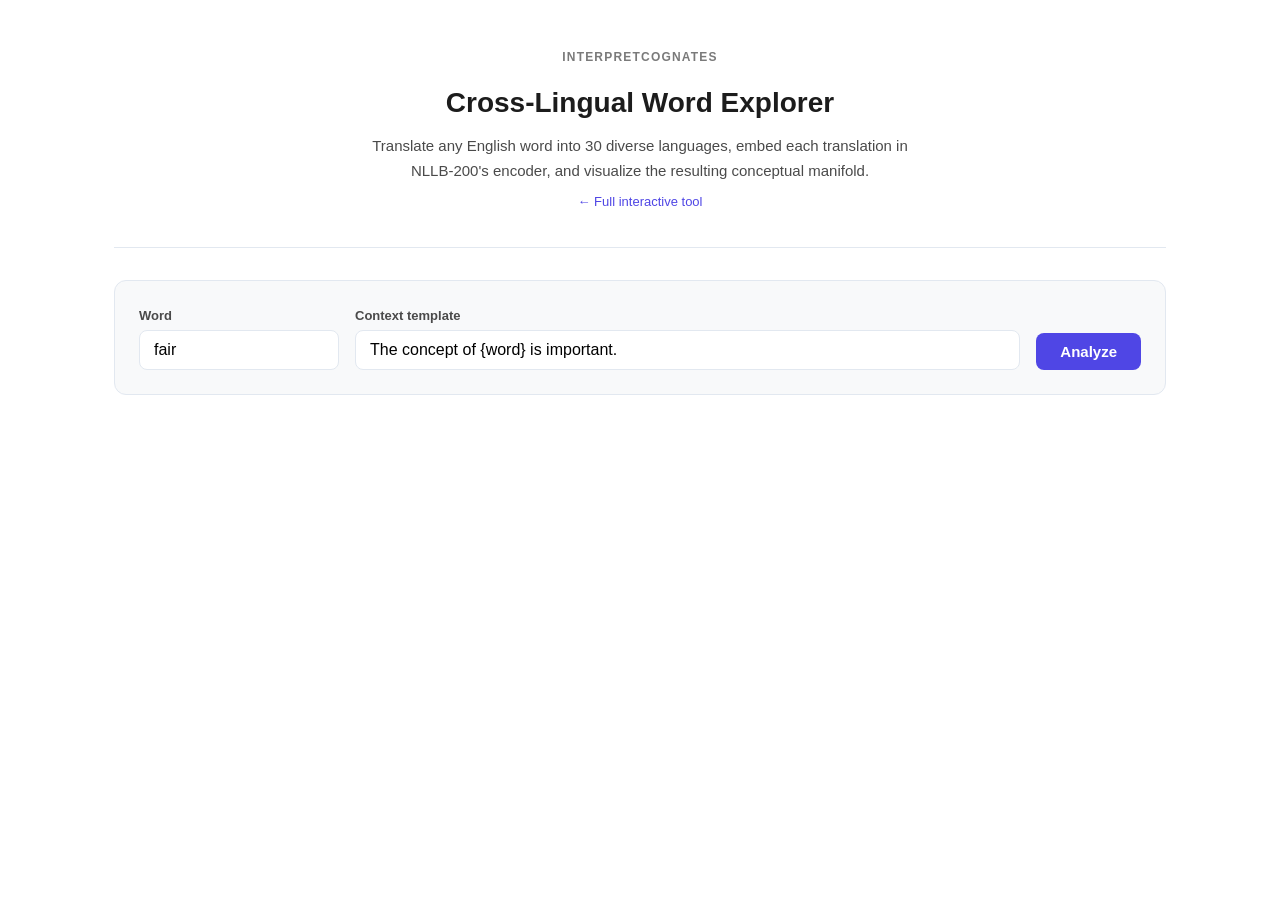
<file: DANE-globe_graph/InterpretCognates/backend/app/static/explore.html>
<!doctype html>
<html lang="en">
<head>
  <meta charset="UTF-8" />
  <meta name="viewport" content="width=device-width, initial-scale=1.0" />
  <title>Word Explorer — InterpretCognates</title>
  <script src="https://cdn.plot.ly/plotly-2.35.2.min.js"></script>
  <style>
    *, *::before, *::after { box-sizing: border-box; margin: 0; padding: 0; }

    :root {
      --fg: #1c1c1c;
      --fg-muted: #4a4a4a;
      --fg-dim: #7a7a7a;
      --bg: #ffffff;
      --bg-card: #f8f9fa;
      --border: #e2e8f0;
      --accent: #4f46e5;
      --accent-light: #eef2ff;
      --sans: -apple-system, "Segoe UI", Roboto, Helvetica, Arial, sans-serif;
      --mono: "SF Mono", "Fira Code", Menlo, Consolas, monospace;
    }

    html { scroll-behavior: smooth; }

    body {
      font-family: var(--sans);
      font-size: 16px;
      line-height: 1.65;
      color: var(--fg);
      background: var(--bg);
      -webkit-font-smoothing: antialiased;
    }

    .page {
      max-width: 1100px;
      margin: 0 auto;
      padding: 0 24px 80px;
    }

    header {
      text-align: center;
      padding: 48px 0 32px;
      border-bottom: 1px solid var(--border);
      margin-bottom: 32px;
    }

    header .overline {
      font-size: 12px;
      font-weight: 600;
      letter-spacing: 0.1em;
      text-transform: uppercase;
      color: var(--fg-dim);
      margin-bottom: 12px;
    }

    header h1 {
      font-size: 28px;
      font-weight: 700;
      margin-bottom: 8px;
    }

    header p {
      color: var(--fg-muted);
      max-width: 560px;
      margin: 0 auto;
      font-size: 15px;
    }

    .controls {
      background: var(--bg-card);
      border: 1px solid var(--border);
      border-radius: 12px;
      padding: 24px;
      display: flex;
      flex-wrap: wrap;
      gap: 16px;
      align-items: end;
    }

    .controls label {
      display: flex;
      flex-direction: column;
      gap: 4px;
      font-size: 13px;
      font-weight: 600;
      color: var(--fg-muted);
    }

    .controls input {
      border: 1px solid var(--border);
      border-radius: 8px;
      padding: 10px 14px;
      font-size: 16px;
      font-family: var(--sans);
      width: 100%;
      transition: border-color 0.15s;
    }

    .controls input:focus {
      outline: none;
      border-color: var(--accent);
      box-shadow: 0 0 0 3px rgba(79, 70, 229, 0.12);
    }

    .field-word { flex: 0 0 200px; }
    .field-context { flex: 1 1 300px; }

    .controls button {
      border: none;
      border-radius: 8px;
      background: var(--accent);
      color: white;
      font-weight: 600;
      font-size: 15px;
      padding: 10px 24px;
      cursor: pointer;
      transition: background 0.15s;
      white-space: nowrap;
    }

    .controls button:hover { background: #4338ca; }
    .controls button:disabled { background: #94a3b8; cursor: not-allowed; }

    .section {
      margin-top: 32px;
    }

    .section h2 {
      font-size: 18px;
      font-weight: 700;
      margin-bottom: 12px;
      padding-bottom: 8px;
      border-bottom: 1px solid var(--border);
    }

    .section-note {
      font-size: 14px;
      color: var(--fg-muted);
      margin-bottom: 16px;
    }

    .stats-row {
      display: flex;
      flex-wrap: wrap;
      gap: 12px;
      margin-bottom: 20px;
    }

    .stat-badge {
      background: var(--bg-card);
      border: 1px solid var(--border);
      border-radius: 8px;
      padding: 10px 16px;
      text-align: center;
      min-width: 120px;
    }

    .stat-badge .val {
      display: block;
      font-size: 20px;
      font-weight: 700;
      color: var(--accent);
    }

    .stat-badge .lbl {
      font-size: 11px;
      color: var(--fg-dim);
      text-transform: uppercase;
      letter-spacing: 0.04em;
    }

    .translations-grid {
      display: grid;
      grid-template-columns: repeat(auto-fill, minmax(280px, 1fr));
      gap: 12px;
      margin-top: 12px;
    }

    .family-group {
      background: var(--bg-card);
      border: 1px solid var(--border);
      border-radius: 8px;
      padding: 12px 14px;
    }

    .family-header {
      font-size: 12px;
      font-weight: 700;
      text-transform: uppercase;
      letter-spacing: 0.06em;
      margin-bottom: 6px;
      padding-bottom: 4px;
      border-bottom: 2px solid var(--border);
    }

    .trans-line {
      display: flex;
      justify-content: space-between;
      align-items: baseline;
      padding: 3px 0;
      font-size: 14px;
    }

    .trans-lang {
      color: var(--fg-dim);
      font-size: 12px;
      min-width: 80px;
    }

    .trans-word {
      font-weight: 600;
      color: var(--fg);
      text-align: right;
    }

    .chart-container {
      border: 1px solid var(--border);
      border-radius: 8px;
      overflow: hidden;
      margin-top: 8px;
    }

    .loading {
      text-align: center;
      padding: 40px;
      color: var(--fg-dim);
      font-style: italic;
    }

    .loading .spinner {
      display: inline-block;
      width: 28px;
      height: 28px;
      border: 3px solid var(--border);
      border-top-color: var(--accent);
      border-radius: 50%;
      animation: spin 0.8s linear infinite;
      margin-bottom: 12px;
    }

    @keyframes spin { to { transform: rotate(360deg); } }

    .error-msg {
      background: #fef2f2;
      border: 1px solid #fecaca;
      color: #b91c1c;
      padding: 12px 16px;
      border-radius: 8px;
      font-size: 14px;
    }

    .back-link {
      display: inline-block;
      margin-top: 8px;
      font-size: 13px;
      color: var(--accent);
      text-decoration: none;
    }

    .back-link:hover { text-decoration: underline; }

    .toggle-row {
      display: flex;
      gap: 6px;
      margin-bottom: 8px;
    }

    .toggle-btn {
      background: var(--bg-card);
      border: 1px solid var(--border);
      color: var(--fg-muted);
      font-size: 12px;
      font-weight: 600;
      padding: 5px 12px;
      border-radius: 6px;
      cursor: pointer;
    }

    .toggle-btn.active {
      background: var(--accent);
      color: white;
      border-color: var(--accent);
    }
  </style>
</head>
<body>
<div class="page">

  <header>
    <div class="overline">InterpretCognates</div>
    <h1>Cross-Lingual Word Explorer</h1>
    <p>
      Translate any English word into 30 diverse languages, embed each translation
      in NLLB-200's encoder, and visualize the resulting conceptual manifold.
    </p>
    <a href="/legacy" class="back-link">&larr; Full interactive tool</a>
  </header>

  <div class="controls">
    <label class="field-word">
      Word
      <input id="wordInput" value="fair" placeholder="e.g. fair, justice, river" />
    </label>
    <label class="field-context">
      Context template
      <input id="contextInput" value="The concept of {word} is important." />
    </label>
    <button id="runBtn">Analyze</button>
  </div>

  <div id="status"></div>

  <div class="section" id="statsSection" style="display:none">
    <h2>Manifold Statistics</h2>
    <div id="stats" class="stats-row"></div>
  </div>

  <div class="section" id="translationsSection" style="display:none">
    <h2>Translations</h2>
    <p class="section-note">
      Each translation was produced by NLLB-200 and then re-embedded in the carrier sentence.
    </p>
    <div id="translations" class="translations-grid"></div>
  </div>

  <div class="section" id="scatterSection" style="display:none">
    <h2>Concept Manifold (3D PCA)</h2>
    <p class="section-note">
      Each point is one language's translation embedded by the NLLB-200 encoder.
      Colors represent language families. Tight clustering = high cross-lingual convergence.
    </p>
    <div class="toggle-row">
      <button id="pcaRawBtn" class="toggle-btn active">Language Clusters</button>
      <button id="pcaCenteredBtn" class="toggle-btn">Mean-Centered</button>
    </div>
    <div class="toggle-row">
      <span style="font-size:12px;color:var(--fg-dim);margin-right:6px">Labels:</span>
      <button class="toggle-btn label-btn active" data-mode="lang">Language</button>
      <button class="toggle-btn label-btn" data-mode="word">Translation</button>
      <button class="toggle-btn label-btn" data-mode="both">Both</button>
    </div>
    <div class="chart-container">
      <div id="scatter"></div>
    </div>
  </div>

  <div class="section" id="simSection" style="display:none">
    <h2>Cross-Language Similarity Matrix</h2>
    <p class="section-note">
      Pairwise cosine similarity between encoder embeddings. Languages sorted by family.
    </p>
    <div class="chart-container">
      <div id="similarity"></div>
    </div>
  </div>

</div>

<script>
// ── Language data ──────────────────────────────────────────────────
const FAMILIES = [
  { family: "IE: Romance", langs: [
    { code: "spa_Latn", name: "Spanish" }, { code: "fra_Latn", name: "French" },
    { code: "ita_Latn", name: "Italian" }, { code: "por_Latn", name: "Portuguese" },
    { code: "ron_Latn", name: "Romanian" }, { code: "cat_Latn", name: "Catalan" },
    { code: "glg_Latn", name: "Galician" },
  ]},
  { family: "IE: Germanic", langs: [
    { code: "deu_Latn", name: "German" }, { code: "nld_Latn", name: "Dutch" },
    { code: "swe_Latn", name: "Swedish" }, { code: "afr_Latn", name: "Afrikaans" },
  ]},
  { family: "IE: Slavic", langs: [
    { code: "rus_Cyrl", name: "Russian" }, { code: "pol_Latn", name: "Polish" },
    { code: "ces_Latn", name: "Czech" }, { code: "bul_Cyrl", name: "Bulgarian" },
  ]},
  { family: "IE: Indo-Iranian", langs: [
    { code: "hin_Deva", name: "Hindi" }, { code: "pes_Arab", name: "Persian" },
    { code: "ben_Beng", name: "Bengali" },
  ]},
  { family: "IE: Hellenic", langs: [{ code: "ell_Grek", name: "Greek" }] },
  { family: "IE: Baltic", langs: [{ code: "lit_Latn", name: "Lithuanian" }] },
  { family: "IE: Celtic", langs: [{ code: "gle_Latn", name: "Irish" }] },
  { family: "IE: Armenian", langs: [{ code: "hye_Armn", name: "Armenian" }] },
  { family: "IE: Albanian", langs: [{ code: "als_Latn", name: "Albanian" }] },
  { family: "Sino-Tibetan", langs: [{ code: "zho_Hans", name: "Chinese" }] },
  { family: "Japonic & Koreanic", langs: [
    { code: "jpn_Jpan", name: "Japanese" }, { code: "kor_Hang", name: "Korean" },
  ]},
  { family: "Afro-Asiatic", langs: [
    { code: "arb_Arab", name: "Arabic" }, { code: "heb_Hebr", name: "Hebrew" },
    { code: "amh_Ethi", name: "Amharic" },
  ]},
  { family: "Dravidian", langs: [
    { code: "tam_Taml", name: "Tamil" }, { code: "tel_Telu", name: "Telugu" },
  ]},
  { family: "Turkic", langs: [
    { code: "tur_Latn", name: "Turkish" }, { code: "kaz_Cyrl", name: "Kazakh" },
  ]},
  { family: "Austroasiatic", langs: [{ code: "vie_Latn", name: "Vietnamese" }] },
  { family: "Tai-Kadai", langs: [{ code: "tha_Thai", name: "Thai" }] },
  { family: "Austronesian", langs: [
    { code: "ind_Latn", name: "Indonesian" }, { code: "tgl_Latn", name: "Tagalog" },
  ]},
  { family: "Niger-Congo", langs: [
    { code: "swh_Latn", name: "Swahili" }, { code: "yor_Latn", name: "Yoruba" },
  ]},
  { family: "Uralic", langs: [{ code: "fin_Latn", name: "Finnish" }] },
];

const LANG_MAP = new Map();
FAMILIES.forEach(g => g.langs.forEach(l => LANG_MAP.set(l.code, { ...l, family: g.family })));

const TARGET_LANGS = FAMILIES.flatMap(g => g.langs.map(l => l.code));

function langName(code) { const e = LANG_MAP.get(code); return e ? e.name : code; }
function langFamily(code) { const e = LANG_MAP.get(code); return e ? e.family : "Unknown"; }

const FAMILY_COLORS = {
  "IE: Romance": "#6366f1", "IE: Germanic": "#4f46e5", "IE: Slavic": "#4338ca",
  "IE: Indo-Iranian": "#7c3aed", "IE: Hellenic": "#3730a3", "IE: Baltic": "#a5b4fc",
  "IE: Celtic": "#818cf8", "IE: Armenian": "#5b21b6", "IE: Albanian": "#8b5cf6",
  "Sino-Tibetan": "#e53e3e", "Japonic & Koreanic": "#dd6b20",
  "Afro-Asiatic": "#d69e2e", "Dravidian": "#38a169", "Turkic": "#319795",
  "Austroasiatic": "#2b6cb0", "Tai-Kadai": "#3182ce", "Austronesian": "#805ad5",
  "Niger-Congo": "#b7791f", "Uralic": "#c53030", "Unknown": "#718096",
};

// ── State ──────────────────────────────────────────────────────────
let lastData = null;
let pcaMode = "raw";
let labelMode = "lang";

// ── DOM refs ───────────────────────────────────────────────────────
const wordInput = document.getElementById("wordInput");
const contextInput = document.getElementById("contextInput");
const runBtn = document.getElementById("runBtn");
const statusEl = document.getElementById("status");

// ── Run analysis ───────────────────────────────────────────────────
wordInput.addEventListener("keydown", e => { if (e.key === "Enter") runBtn.click(); });

runBtn.addEventListener("click", async () => {
  const word = wordInput.value.trim();
  if (!word) return;

  runBtn.disabled = true;
  runBtn.textContent = "Analyzing…";
  statusEl.innerHTML = `<div class="loading"><div class="spinner"></div><br>Translating "${word}" into ${TARGET_LANGS.length} languages and computing embeddings…<br><span style="font-size:12px">(This may take 30–60 seconds on first run while the model loads.)</span></div>`;
  hideSections();

  try {
    const resp = await fetch("/api/analyze", {
      method: "POST",
      headers: { "Content-Type": "application/json" },
      body: JSON.stringify({
        concept: word,
        source_lang: "eng_Latn",
        target_langs: TARGET_LANGS.filter(c => c !== "eng_Latn"),
        context_template: contextInput.value.trim(),
        isotropy_corrected: false,
      }),
    });

    if (!resp.ok) throw new Error(`API error ${resp.status}`);
    lastData = await resp.json();
    statusEl.innerHTML = "";
    renderAll();
  } catch (err) {
    statusEl.innerHTML = `<div class="error-msg">Error: ${err.message}</div>`;
  } finally {
    runBtn.disabled = false;
    runBtn.textContent = "Analyze";
  }
});

function hideSections() {
  ["statsSection", "translationsSection", "scatterSection", "simSection"]
    .forEach(id => document.getElementById(id).style.display = "none");
}

// ── Render all sections ────────────────────────────────────────────
function renderAll() {
  if (!lastData) return;
  renderStats();
  renderTranslations();
  renderScatter();
  renderSimilarity();
  ["statsSection", "translationsSection", "scatterSection", "simSection"]
    .forEach(id => document.getElementById(id).style.display = "");
}

// ── Stats ──────────────────────────────────────────────────────────
function renderStats() {
  const m = lastData.similarity_matrix;
  const n = m.length;
  let sum = 0, count = 0, min = 1, max = 0;
  for (let i = 0; i < n; i++) {
    for (let j = i + 1; j < n; j++) {
      const v = m[i][j];
      sum += v; count++;
      if (v < min) min = v;
      if (v > max) max = v;
    }
  }
  const mean = sum / count;
  let varSum = 0;
  for (let i = 0; i < n; i++)
    for (let j = i + 1; j < n; j++)
      varSum += (m[i][j] - mean) ** 2;
  const std = Math.sqrt(varSum / count);

  document.getElementById("stats").innerHTML = [
    badge(n, "Languages"),
    badge(mean.toFixed(4), "Mean Similarity"),
    badge(std.toFixed(4), "Std Dev"),
    badge(min.toFixed(4), "Min"),
    badge(max.toFixed(4), "Max"),
    badge(count, "Pairs"),
  ].join("");
}

function badge(val, lbl) {
  return `<div class="stat-badge"><span class="val">${val}</span><span class="lbl">${lbl}</span></div>`;
}

// ── Translations ───────────────────────────────────────────────────
function renderTranslations() {
  const el = document.getElementById("translations");
  const grouped = {};
  lastData.translations.forEach(t => {
    const fam = langFamily(t.lang);
    if (!grouped[fam]) grouped[fam] = [];
    grouped[fam].push(t);
  });

  const familyOrder = FAMILIES.map(f => f.family);
  const sorted = familyOrder.filter(f => grouped[f]);
  Object.keys(grouped).forEach(f => { if (!sorted.includes(f)) sorted.push(f); });

  el.innerHTML = sorted.map(fam => {
    const color = FAMILY_COLORS[fam] || FAMILY_COLORS.Unknown;
    const items = grouped[fam].map(t =>
      `<div class="trans-line"><span class="trans-lang">${langName(t.lang)}</span><span class="trans-word">${t.text}</span></div>`
    ).join("");
    return `<div class="family-group"><div class="family-header" style="border-bottom-color:${color};color:${color}">${fam}</div>${items}</div>`;
  }).join("");
}

// ── 3D PCA Scatter ─────────────────────────────────────────────────
function renderScatter() {
  const points = pcaMode === "centered" && lastData.embedding_points_centered
    ? lastData.embedding_points_centered
    : lastData.embedding_points;

  const words = lastData.translated_words || [];
  const byFamily = {};
  points.forEach((p, i) => {
    const fam = langFamily(p.label);
    if (!byFamily[fam]) byFamily[fam] = { x: [], y: [], z: [], text: [], hover: [] };
    const g = byFamily[fam];
    g.x.push(p.x); g.y.push(p.y); g.z.push(p.z || 0);
    const name = langName(p.label);
    const word = words[i] || "";
    g.text.push(labelMode === "word" ? word : labelMode === "both" ? `${name}: ${word}` : name);
    g.hover.push(`<b>${name}</b><br>${fam}<br>${word}`);
  });

  const traces = Object.entries(byFamily).map(([fam, g]) => ({
    type: "scatter3d", mode: "markers+text",
    x: g.x, y: g.y, z: g.z, text: g.text,
    textposition: "top center",
    textfont: { size: labelMode === "lang" ? 10 : 8 },
    hovertext: g.hover, hoverinfo: "text",
    marker: { size: 7, color: FAMILY_COLORS[fam] || FAMILY_COLORS.Unknown, opacity: 0.9 },
    name: fam,
  }));

  Plotly.newPlot("scatter", traces, {
    margin: { l: 0, r: 0, t: 10, b: 0 },
    scene: {
      xaxis: { title: "PC1", showgrid: true, zeroline: false, gridcolor: "#f1f5f9" },
      yaxis: { title: "PC2", showgrid: true, zeroline: false, gridcolor: "#f1f5f9" },
      zaxis: { title: "PC3", showgrid: true, zeroline: false, gridcolor: "#f1f5f9" },
      camera: { eye: { x: 1.4, y: 1.4, z: 1.0 } },
      bgcolor: "white",
    },
    legend: { orientation: "h", y: -0.05, font: { size: 10 } },
    height: 560,
    paper_bgcolor: "white",
    plot_bgcolor: "white",
  }, { responsive: true, displayModeBar: false });
}

// ── Similarity Heatmap ─────────────────────────────────────────────
function renderSimilarity() {
  const codes = lastData.labels;
  const matrix = lastData.similarity_matrix;

  const sorted = codes
    .map((code, i) => ({ code, i, family: langFamily(code), name: langName(code) }))
    .sort((a, b) => a.family.localeCompare(b.family) || a.name.localeCompare(b.name));

  const names = sorted.map(d => d.name);
  const sortedMatrix = sorted.map(ri => sorted.map(ci => matrix[ri.i][ci.i]));

  const n = names.length;
  const cellPx = Math.max(16, Math.min(24, Math.floor(700 / n)));
  const height = Math.max(500, n * cellPx + 200);
  const labelPx = Math.max(100, Math.max(...names.map(s => s.length)) * 7 + 20);

  Plotly.newPlot("similarity", [{
    z: sortedMatrix, x: names, y: names,
    type: "heatmap",
    colorscale: [[0, "#f7f7f7"], [0.25, "#c9b4d8"], [0.5, "#8c6bb1"], [0.75, "#6a3d9a"], [1, "#2d004b"]],
    zmin: 0, zmax: 1,
    hoverongaps: false,
    hovertemplate: "<b>%{y}</b> × <b>%{x}</b><br>similarity: %{z:.3f}<extra></extra>",
    colorbar: { thickness: 14, len: 0.5, y: 0.5 },
  }], {
    height,
    margin: { l: labelPx, r: 20, t: 10, b: labelPx },
    xaxis: { tickangle: -45, tickfont: { size: 10 } },
    yaxis: { tickfont: { size: 10 }, autorange: "reversed" },
    paper_bgcolor: "white",
    plot_bgcolor: "white",
  }, { responsive: true, displayModeBar: false });
}

// ── PCA toggle ─────────────────────────────────────────────────────
document.getElementById("pcaRawBtn").addEventListener("click", function() {
  pcaMode = "raw";
  this.classList.add("active");
  document.getElementById("pcaCenteredBtn").classList.remove("active");
  if (lastData) renderScatter();
});

document.getElementById("pcaCenteredBtn").addEventListener("click", function() {
  pcaMode = "centered";
  this.classList.add("active");
  document.getElementById("pcaRawBtn").classList.remove("active");
  if (lastData) renderScatter();
});

document.querySelectorAll(".label-btn").forEach(btn => {
  btn.addEventListener("click", function() {
    document.querySelectorAll(".label-btn").forEach(b => b.classList.remove("active"));
    this.classList.add("active");
    labelMode = this.dataset.mode;
    if (lastData) renderScatter();
  });
});
</script>
</body>
</html>
</file>
<file: DANE-globe_graph/InterpretCognates/docs/blog.css>
/* InterpretCognates — neutral academic blog layout */

/* ── Reset & Base ──────────────────────────────────────────── */
*, *::before, *::after { box-sizing: border-box; margin: 0; padding: 0; }

:root {
  --text-col: 780px;
  --figure-col: 1100px;
  --max-page: 1200px;
  --serif: Georgia, "Times New Roman", Times, serif;
  --sans: -apple-system, "Segoe UI", Roboto, Helvetica, Arial, sans-serif;
  --mono: "SF Mono", "Fira Code", "Fira Mono", Menlo, Consolas, monospace;

  --fg: #1c1c1c;
  --fg-muted: #4a4a4a;
  --fg-dim: #7a7a7a;
  --bg: #ffffff;
  --bg-card: #f8f8f8;
  --bg-code: #f3f3f3;
  --border: #dcdcdc;
  --accent: #2c5282;
  --accent-light: #ebf1fa;
  --link: #2c5282;
}

html { scroll-behavior: smooth; }

body {
  font-family: var(--sans);
  font-size: 17px;
  line-height: 1.75;
  color: var(--fg);
  background: var(--bg);
  -webkit-font-smoothing: antialiased;
}

/* ── Article container ─────────────────────────────────────── */
.article {
  max-width: var(--max-page);
  margin: 0 auto;
  padding: 0 24px 80px;
}

/* ── Header ────────────────────────────────────────────────── */
.article-header {
  max-width: var(--text-col);
  margin: 60px auto 0;
  padding-bottom: 40px;
  border-bottom: 1px solid var(--border);
}

.article-header .overline {
  font-family: var(--sans);
  font-size: 13px;
  font-weight: 600;
  letter-spacing: 0.08em;
  text-transform: uppercase;
  color: var(--fg-dim);
  margin-bottom: 16px;
}

.article-header h1 {
  font-family: var(--serif);
  font-size: 2.5rem;
  font-weight: 700;
  line-height: 1.18;
  color: var(--fg);
  margin-bottom: 20px;
}

.article-header .subtitle {
  font-size: 1.1rem;
  line-height: 1.65;
  color: var(--fg-muted);
  max-width: 620px;
}

.article-header .meta {
  margin-top: 24px;
  font-size: 0.88rem;
  color: var(--fg-dim);
}

/* ── Table of contents ─────────────────────────────────────── */
.toc {
  max-width: var(--text-col);
  margin: 40px auto;
  padding: 24px 28px;
  background: var(--bg-card);
  border: 1px solid var(--border);
  border-radius: 4px;
}

.toc h2 {
  font-family: var(--sans);
  font-size: 0.82rem;
  font-weight: 700;
  letter-spacing: 0.06em;
  text-transform: uppercase;
  color: var(--fg-dim);
  margin-bottom: 14px;
}

.toc ol {
  list-style: none;
  counter-reset: toc;
  padding: 0;
}

.toc li {
  counter-increment: toc;
  margin-bottom: 6px;
}

.toc li::before {
  content: counter(toc) ".";
  display: inline-block;
  width: 26px;
  color: var(--fg-dim);
  font-size: 0.88rem;
  font-weight: 500;
}

.toc a {
  color: var(--fg);
  text-decoration: none;
  font-size: 0.95rem;
  font-weight: 500;
  transition: color 0.15s;
}

.toc a:hover { color: var(--accent); }

/* ── Prose sections ────────────────────────────────────────── */
.prose {
  max-width: var(--text-col);
  margin: 0 auto;
}

.prose h2 {
  font-family: var(--serif);
  font-size: 1.65rem;
  font-weight: 700;
  line-height: 1.25;
  margin: 56px 0 16px;
  padding-top: 20px;
}

.prose h3 {
  font-family: var(--serif);
  font-size: 1.25rem;
  font-weight: 700;
  line-height: 1.3;
  margin: 40px 0 12px;
}

.prose p {
  margin-bottom: 18px;
}

.prose a {
  color: var(--link);
  text-decoration: underline;
  text-underline-offset: 2px;
}

.prose ul, .prose ol {
  margin: 0 0 18px 24px;
}

.prose li {
  margin-bottom: 6px;
}

.prose strong {
  font-weight: 650;
}

.prose code {
  font-family: var(--mono);
  font-size: 0.88em;
  background: var(--bg-code);
  padding: 2px 6px;
  border-radius: 3px;
}

/* ── Callout boxes ─────────────────────────────────────────── */
.callout {
  max-width: var(--text-col);
  margin: 28px auto;
  padding: 20px 24px;
  border-left: 3px solid var(--accent);
  background: var(--accent-light);
  border-radius: 0 4px 4px 0;
}

.callout .callout-label {
  font-family: var(--sans);
  font-size: 0.78rem;
  font-weight: 700;
  letter-spacing: 0.06em;
  text-transform: uppercase;
  color: var(--accent);
  margin-bottom: 8px;
}

.callout p {
  font-size: 0.95rem;
  line-height: 1.6;
  color: var(--fg);
  margin: 0;
}

.callout p + p { margin-top: 10px; }

/* ── Figure containers ─────────────────────────────────────── */
.figure {
  max-width: var(--figure-col);
  margin: 36px auto;
}

.figure-inner {
  background: var(--bg-card);
  border: 1px solid var(--border);
  border-radius: 4px;
  padding: 20px;
  overflow: hidden;
}

.figure-caption {
  max-width: var(--text-col);
  margin: 12px auto 0;
  font-size: 0.88rem;
  line-height: 1.55;
  color: var(--fg-muted);
}

.figure-caption strong {
  color: var(--fg);
  font-weight: 650;
}

.figure-row {
  display: grid;
  grid-template-columns: 1fr 1fr;
  gap: 16px;
}

@media (max-width: 700px) {
  .figure-row { grid-template-columns: 1fr; }
}

/* Plotly chart containers */
.chart {
  width: 100%;
  min-height: 500px;
}

.chart-short { min-height: 400px; }
.chart-tall { min-height: 740px; }

.dendro-scroll-outer {
  overflow-x: auto;
  -webkit-overflow-scrolling: touch;
}

/* ── Stat badges ───────────────────────────────────────────── */
.stat-row {
  display: flex;
  flex-wrap: wrap;
  gap: 12px;
  margin: 16px 0;
}

.stat-badge {
  display: inline-flex;
  flex-direction: column;
  align-items: center;
  background: var(--bg-card);
  border: 1px solid var(--border);
  border-radius: 4px;
  padding: 12px 20px;
  min-width: 120px;
}

.stat-badge .stat-value {
  font-family: var(--mono);
  font-size: 1.3rem;
  font-weight: 700;
  color: var(--fg);
}

.stat-badge .stat-label {
  font-size: 0.78rem;
  color: var(--fg-dim);
  margin-top: 4px;
  text-align: center;
}

.stat-badge.significant {
  border-color: #22c55e;
  background: #f0fdf4;
}

.stat-badge.significant .stat-value { color: #15803d; }

/* ── Translation table ─────────────────────────────────────── */
.translation-grid {
  columns: 3;
  column-gap: 24px;
  margin: 16px 0;
}

.family-group {
  break-inside: avoid;
  margin-bottom: 6px;
}

.family-header {
  font-size: 0.62rem;
  font-weight: 600;
  letter-spacing: 0.06em;
  text-transform: uppercase;
  padding: 6px 0 1px 0;
  color: var(--fg-dim);
  border-left: none;
  margin-bottom: 0;
}

.trans-line {
  display: flex;
  align-items: baseline;
  gap: 0;
  padding: 2px 0;
  line-height: 1.45;
  white-space: nowrap;
  overflow: hidden;
}

.trans-lang {
  font-weight: 500;
  font-size: 0.72rem;
  width: 140px;
  min-width: 140px;
  flex-shrink: 0;
  color: var(--fg-dim);
  text-align: right;
  padding-right: 20px;
  box-sizing: border-box;
}

.trans-text {
  font-size: 0.95rem;
  color: var(--fg);
  overflow: hidden;
  text-overflow: ellipsis;
}

.trans-word {
  color: var(--accent);
  font-weight: 700;
}

.translation-item {
  display: flex;
  align-items: baseline;
  gap: 8px;
  padding: 4px 10px;
  font-size: 0.88rem;
  line-height: 1.4;
}

.lang-badge {
  display: inline-block;
  font-size: 0.75rem;
  font-weight: 600;
  color: white;
  padding: 2px 8px;
  border-radius: 3px;
  white-space: nowrap;
  flex-shrink: 0;
}

/* ── Hypothesis / question boxes ───────────────────────────── */
.hypothesis-box {
  max-width: var(--text-col);
  margin: 24px auto;
  padding: 20px 24px;
  background: var(--bg-card);
  border: 1px solid var(--border);
  border-left: 3px solid var(--accent);
  border-radius: 0 4px 4px 0;
}

.hypothesis-box .hypothesis-label {
  font-family: var(--sans);
  font-size: 0.78rem;
  font-weight: 700;
  letter-spacing: 0.06em;
  text-transform: uppercase;
  color: var(--accent);
  margin-bottom: 8px;
}

.hypothesis-box p {
  font-size: 0.95rem;
  line-height: 1.6;
  margin: 0;
}

/* ── Interactive explorer section ──────────────────────────── */
.explorer {
  max-width: var(--figure-col);
  margin: 48px auto;
  padding: 28px;
  background: var(--bg-card);
  border: 1px solid var(--border);
  border-radius: 4px;
}

.explorer h2 {
  font-family: var(--serif);
  font-size: 1.4rem;
  margin-bottom: 8px;
}

.explorer p.desc {
  color: var(--fg-muted);
  font-size: 0.92rem;
  margin-bottom: 20px;
}

.explorer-controls {
  display: grid;
  grid-template-columns: 1fr 1fr 2fr;
  gap: 12px;
  margin-bottom: 16px;
}

.explorer-controls label {
  display: flex;
  flex-direction: column;
  gap: 5px;
  font-size: 0.88rem;
  font-weight: 500;
  color: var(--fg-muted);
}

.explorer-controls input,
.explorer-controls select {
  border: 1px solid var(--border);
  border-radius: 3px;
  padding: 8px 10px;
  font-size: 0.92rem;
  font-family: var(--sans);
  background: var(--bg);
}

.explorer-controls .full-span {
  grid-column: 1 / -1;
}

.explorer-btn {
  border: none;
  border-radius: 4px;
  background: var(--accent);
  color: white;
  font-weight: 600;
  padding: 10px 20px;
  font-size: 0.95rem;
  cursor: pointer;
  transition: background 0.15s;
}

.explorer-btn:hover { background: #1e3a5f; }
.explorer-btn:disabled { background: var(--fg-dim); cursor: not-allowed; }

/* ── Loading states ────────────────────────────────────────── */
.loading-placeholder {
  display: flex;
  align-items: center;
  justify-content: center;
  min-height: 300px;
  color: var(--fg-dim);
  font-size: 0.92rem;
}

.spinner {
  display: inline-block;
  width: 20px;
  height: 20px;
  border: 2px solid var(--border);
  border-top-color: var(--accent);
  border-radius: 50%;
  animation: spin 0.7s linear infinite;
  margin-right: 10px;
}

@keyframes spin { to { transform: rotate(360deg); } }

/* ── Responsive ────────────────────────────────────────────── */
@media (max-width: 780px) {
  .article-header h1 { font-size: 2rem; }
  .prose h2 { font-size: 1.4rem; }
  .figure { max-width: 100%; }
  .explorer-controls { grid-template-columns: 1fr; }
  body { font-size: 16px; }
}

/* ── Section divider ───────────────────────────────────────── */
.section-divider {
  max-width: var(--text-col);
  margin: 48px auto;
  border: none;
  border-top: 1px solid var(--border);
}

/* ── Footer ────────────────────────────────────────────────── */
.article-footer {
  max-width: var(--text-col);
  margin: 60px auto 0;
  padding-top: 24px;
  border-top: 1px solid var(--border);
  font-size: 0.85rem;
  color: var(--fg-dim);
  line-height: 1.6;
}

/* ── Swadesh ranking inline table ──────────────────────────── */
.ranking-table {
  width: 100%;
  border-collapse: collapse;
  font-size: 0.9rem;
  margin: 16px 0;
}

.ranking-table th {
  text-align: left;
  font-weight: 650;
  font-size: 0.78rem;
  letter-spacing: 0.04em;
  text-transform: uppercase;
  color: var(--fg-dim);
  padding: 8px 10px;
  border-bottom: 2px solid var(--border);
}

.ranking-table td {
  padding: 7px 10px;
  border-bottom: 1px solid var(--border);
}

.ranking-table tr:last-child td { border-bottom: none; }

.ranking-table .rank-num {
  font-weight: 700;
  color: var(--fg-dim);
  width: 36px;
}

.ranking-table .bar-cell {
  width: 180px;
}

.inline-bar {
  height: 14px;
  border-radius: 2px;
  background: var(--accent);
  opacity: 0.6;
}

/* ── Improvement arrow display (conceptual store) ─────────── */
.improvement-display {
  display: flex;
  align-items: center;
  gap: 24px;
  margin: 20px 0;
  flex-wrap: wrap;
  max-width: var(--text-col);
  margin-left: auto;
  margin-right: auto;
}

.ratio-box {
  text-align: center;
  padding: 16px 24px;
  background: var(--bg-card);
  border: 1px solid var(--border);
  border-radius: 4px;
  min-width: 140px;
}

.ratio-box .ratio-label {
  font-size: 0.75rem;
  font-weight: 600;
  letter-spacing: 0.04em;
  text-transform: uppercase;
  color: var(--fg-dim);
  margin-bottom: 4px;
}

.ratio-box .ratio-value {
  font-family: var(--mono);
  font-size: 1.6rem;
  font-weight: 800;
  color: var(--fg);
}

.improvement-arrow {
  display: flex;
  flex-direction: column;
  align-items: center;
  gap: 2px;
}

.improvement-arrow .arrow-icon {
  font-size: 2rem;
  line-height: 1;
}

.improvement-arrow .arrow-factor {
  font-family: var(--mono);
  font-size: 1.15rem;
  font-weight: 800;
}

.improvement-arrow.above-threshold .arrow-icon,
.improvement-arrow.above-threshold .arrow-factor { color: #15803d; }
.improvement-arrow.below-threshold .arrow-icon,
.improvement-arrow.below-threshold .arrow-factor { color: #b45309; }

.threshold-bar-wrap {
  max-width: var(--text-col);
  margin: 0 auto;
}

.threshold-bar {
  margin-top: 8px;
  height: 28px;
  background: #f1f5f9;
  border-radius: 3px;
  position: relative;
  overflow: hidden;
  max-width: 480px;
}

.threshold-bar .fill {
  height: 100%;
  border-radius: 3px;
  transition: width 0.6s ease;
}

.threshold-bar .mark {
  position: absolute;
  top: 0;
  height: 100%;
  width: 2px;
  background: var(--fg);
}

.threshold-bar .mark-label {
  position: absolute;
  top: -18px;
  font-size: 0.72rem;
  font-weight: 600;
  color: var(--fg-dim);
  transform: translateX(-50%);
}

/* ── Methodology cards ────────────────────────────────────── */
.method-grid {
  display: grid;
  grid-template-columns: repeat(auto-fit, minmax(220px, 1fr));
  gap: 14px;
  max-width: var(--figure-col);
  margin: 20px auto;
}

.method-card {
  background: var(--bg-card);
  border: 1px solid var(--border);
  border-radius: 4px;
  padding: 18px;
}

.method-card h4 {
  font-family: var(--sans);
  font-size: 0.92rem;
  font-weight: 700;
  margin-bottom: 6px;
}

.method-card p {
  font-size: 0.84rem;
  color: var(--fg-muted);
  line-height: 1.6;
  margin: 0;
}

/* ── Convergence scatter (all Swadesh words) ─────────────── */
.convergence-scatter-outer {
  overflow-x: auto;
  -webkit-overflow-scrolling: touch;
}
.convergence-scatter-chart {
  min-height: 900px;
  min-width: 700px;
}

/* ── Category summary chart ───────────────────────────────── */
.chart-medium { min-height: 380px; }

/* Figure 3c: scrollable list of every tested item (inlaid in main window) */
.figure-3c-scroll {
  margin-top: 20px;
  max-height: 420px;
  overflow-y: auto;
  overflow-x: hidden;
  border: 1px solid var(--border);
  border-radius: 8px;
  background: var(--bg);
}
.figure-3c-scroll .all-items-header {
  position: sticky;
  top: 0;
  z-index: 1;
  display: grid;
  grid-template-columns: 120px 1fr 1fr 1fr;
  gap: 8px 12px;
  padding: 10px 14px;
  font-size: 0.72rem;
  font-weight: 700;
  letter-spacing: 0.05em;
  text-transform: uppercase;
  color: var(--fg-dim);
  background: var(--bg-card);
  border-bottom: 1px solid var(--border);
}
.figure-3c-scroll .all-items-sort-hdr {
  display: inline-flex;
  align-items: center;
  gap: 4px;
  padding: 0;
  font: inherit;
  color: inherit;
  background: none;
  border: none;
  cursor: pointer;
  text-align: left;
}
.figure-3c-scroll .all-items-sort-hdr:hover { color: var(--accent); }
.figure-3c-scroll .sort-arrow {
  opacity: 0.4;
  font-size: 0.9em;
}
.figure-3c-scroll .sort-arrow-desc,
.figure-3c-scroll .sort-arrow-asc { opacity: 1; color: var(--accent); }
.figure-3c-scroll .all-items-row {
  display: grid;
  grid-template-columns: 120px 1fr 1fr 1fr;
  gap: 8px 12px;
  align-items: center;
  padding: 6px 14px;
  font-size: 0.88rem;
  border-bottom: 1px solid var(--border);
  min-height: 36px;
}
.figure-3c-scroll .all-items-row:nth-child(even) { background: rgba(0,0,0,0.02); }
.figure-3c-scroll .all-items-row:hover { background: var(--accent-light); }
.figure-3c-scroll .all-items-concept { font-weight: 500; color: var(--fg); }
.figure-3c-scroll .all-items-bar-wrap {
  height: 18px;
  background: var(--bg-code);
  border-radius: 4px;
  overflow: hidden;
}
.figure-3c-scroll .all-items-bar {
  height: 100%;
  border-radius: 4px;
  min-width: 2px;
}
.figure-3c-scroll .all-items-na { color: var(--fg-dim); font-size: 0.85em; }

/* ── Concept map selector ─────────────────────────────────── */
.map-controls {
  display: flex;
  align-items: center;
  gap: 12px;
  flex-wrap: wrap;
  margin-bottom: 10px;
}

.map-controls select {
  border: 1px solid var(--border);
  border-radius: 3px;
  padding: 6px 12px;
  font-size: 0.88rem;
  font-family: var(--sans);
  background: var(--bg);
}

.map-controls label {
  font-size: 0.85rem;
  color: var(--fg-muted);
  cursor: pointer;
  display: flex;
  align-items: center;
  gap: 6px;
}

.map-control-sep {
  font-size: 0.82rem;
  color: var(--fg-dim);
  font-weight: 600;
  white-space: nowrap;
}

.concept-map-controls {
  display: flex;
  align-items: center;
  gap: 10px;
  flex-wrap: wrap;
}

/* ── Result note box ──────────────────────────────────────── */
.result-note {
  max-width: var(--text-col);
  margin: 16px auto;
  padding: 14px 18px;
  background: var(--accent-light);
  border: 1px solid #c7d2fe;
  border-radius: 4px;
  font-size: 0.88rem;
  line-height: 1.6;
  color: #3730a3;
}

.result-note.success {
  background: #f0fdf4;
  border-color: #86efac;
  color: #14532d;
}

.result-note.warning {
  background: #fffbeb;
  border-color: #fde68a;
  color: #78350f;
}

/* ── Toggle buttons (for PCA mode/label switches) ──────────── */
.vizToggle {
  display: flex;
  gap: 8px;
  margin-bottom: 12px;
}

.toggleBtn {
  background: var(--bg-card);
  color: var(--fg-muted);
  font-size: 0.85rem;
  padding: 6px 14px;
  border-radius: 3px;
  border: 1px solid var(--border);
  cursor: pointer;
  font-weight: 500;
  transition: all 0.15s ease;
}

.toggleBtn:hover { background: #e8e8e8; }

.toggleBtn.active {
  background: var(--accent);
  color: white;
  border-color: var(--accent);
}

.toggleBtn.small {
  font-size: 0.78rem;
  padding: 4px 10px;
}

/* ── Color circle controls ────────────────────────────────── */
.color-circle-controls {
  margin-bottom: 12px;
}

.color-toggle-row {
  display: flex;
  align-items: center;
  gap: 10px;
  flex-wrap: wrap;
  margin-bottom: 8px;
}

.color-toggle-row:last-child {
  margin-bottom: 0;
}

.toggle-label {
  font-size: 0.84rem;
  color: var(--fg-muted);
  cursor: pointer;
  display: flex;
  align-items: center;
  gap: 5px;
  white-space: nowrap;
}

.toggle-label input[type="checkbox"] {
  accent-color: var(--accent);
}

/* ── Carrier sentence display ────────────────────────────── */
.carrier-sentence {
  margin: 12px 0 8px;
  padding: 14px 20px;
  background: var(--bg-card);
  border-left: 3px solid var(--accent);
  border-radius: 0 4px 4px 0;
  font-size: 1.1rem;
  font-family: var(--mono);
  letter-spacing: 0.02em;
}

.carrier-sentence .carrier-word {
  color: var(--accent);
  font-weight: 700;
  border-bottom: 2px solid var(--accent);
  padding-bottom: 1px;
}

/* ── Vector offset two-panel layout ───────────────────────── */
.vector-offset-panel { min-height: 540px; }

/* ── Offset per-family heatmap ────────────────────────────── */
.chart-heatmap-tall { min-height: 500px; }

/* ── Layerwise heatmap ────────────────────────────────────── */
.chart-layerwise-heatmap { min-height: 800px; }

/* ── Responsive additions ─────────────────────────────────── */
@media (max-width: 700px) {
  .improvement-display { flex-direction: column; align-items: flex-start; }
  .method-grid { grid-template-columns: 1fr; }
  .translation-grid { columns: 1; }
}
</file>
